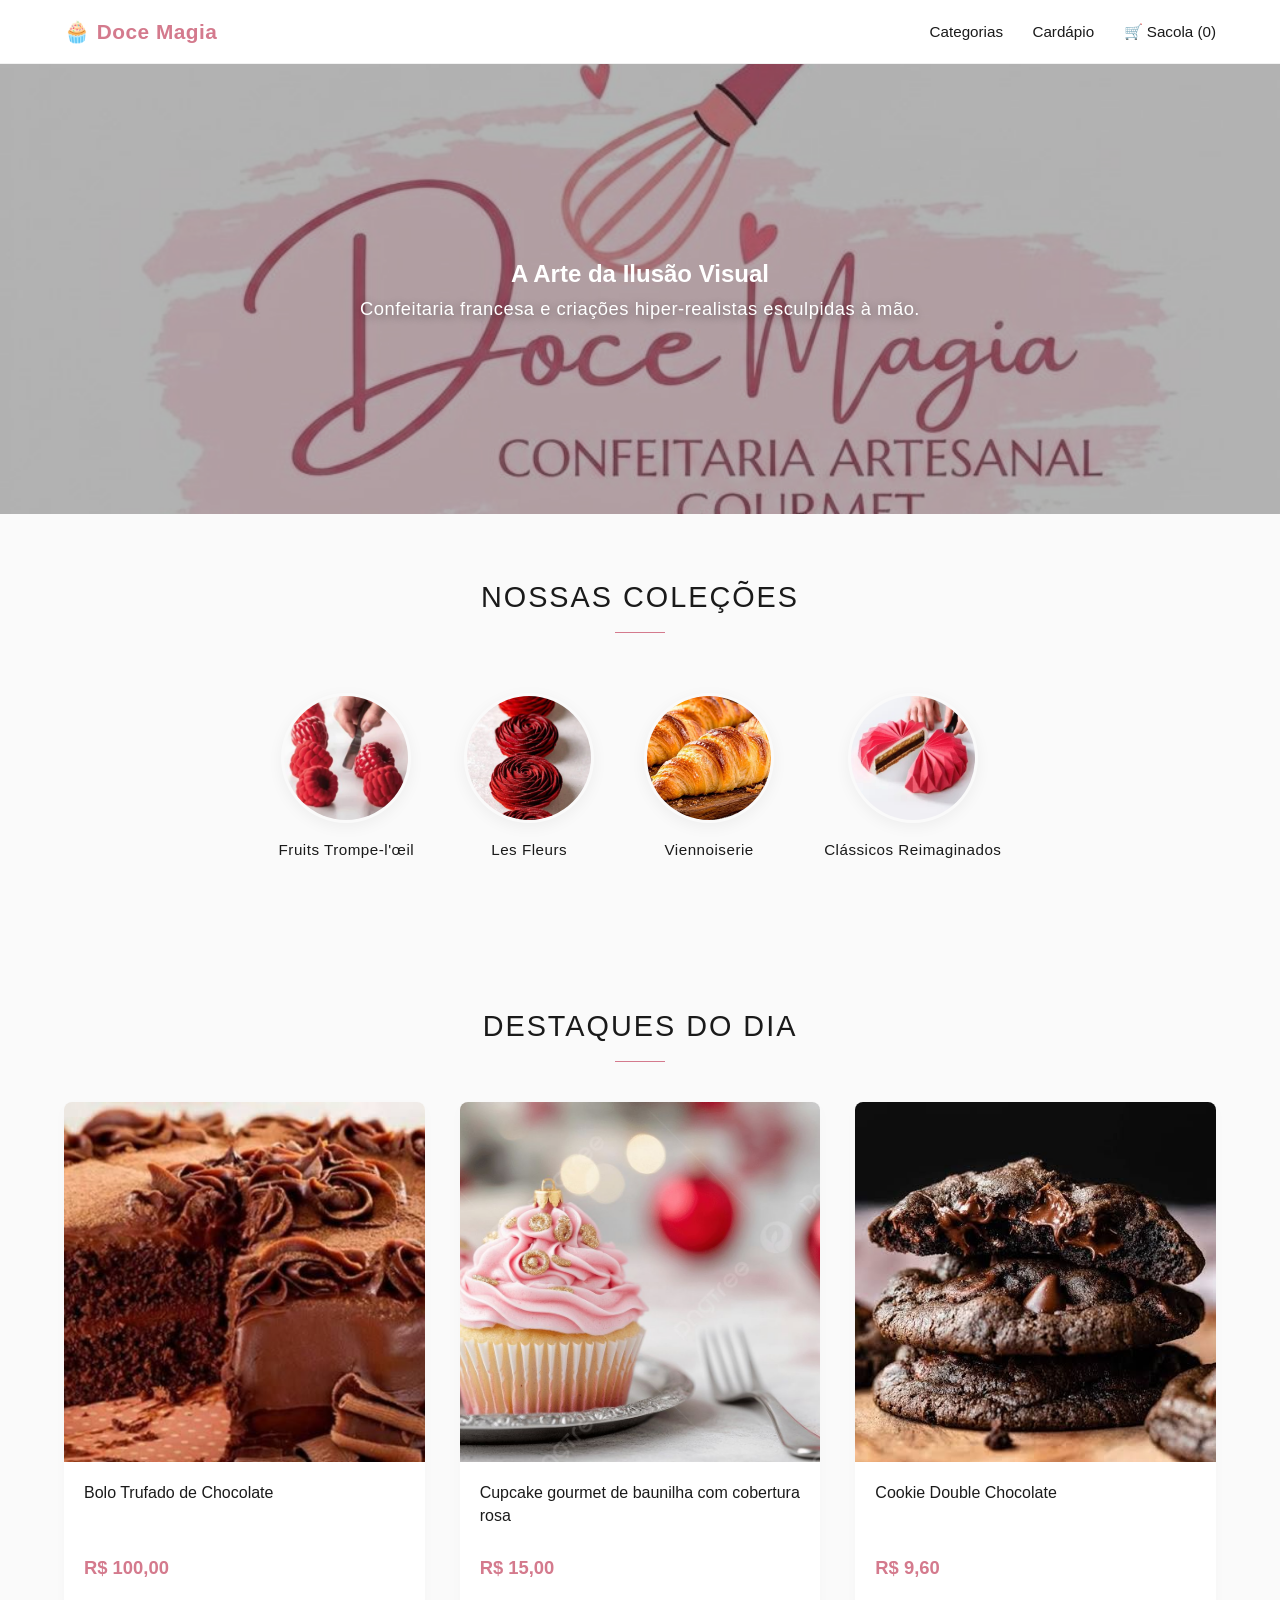
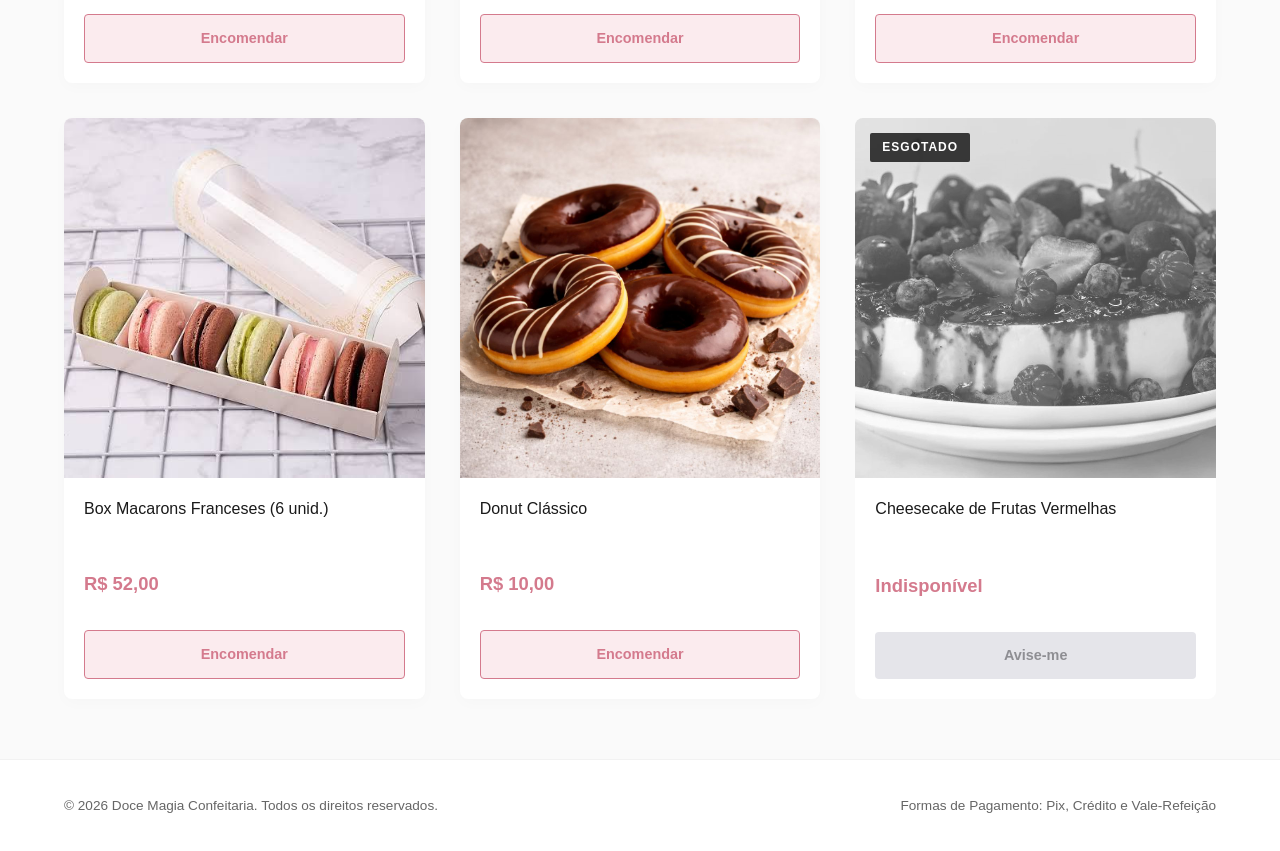
<file: index.html>
<!doctype html>
<html lang="pt-BR">
  <head>
    <meta charset="UTF-8">
    <meta name="viewport" content="width=device-width, initial-scale=1.0">
    <title>Doce Magia | Confeitaria Artesanal Gourmet</title>
    <link rel="stylesheet" href="style.css">
  </head>
  <body>
    <!-- 1. CABEÇALHO SEMÂNTICO -->
    <header class="main-header">
      <div class="container header-flex">
        <div class="logo">🧁 Doce Magia</div>
        <nav>
          <a href="#categorias">Categorias</a>
          <a href="#vitrine">Cardápio</a>
          <a href="#">🛒 Sacola (0)</a>
        </nav>
      </div>
    </header>

    <main>
      <!-- 2. BANNER PRINCIPAL RESPONSIVO VIA PICTURE -->
      <section class="hero">
        <picture>
          <!-- Foto ajustada para celular -->
          <source media="(max-width: 600px)" srcset="logo.jpg">
          <!-- Foto padrão para computador -->
          <img
            src="logo.jpg"
            alt="Mesa decorada cheia de docinhos gourmet variados e coloridos prontos para uma festa"
            width="1600"
            height="400"
          >
        </picture>
        <div class="hero-text">
          <h1>A Arte da Ilusão Visual</h1>
          <p>
            Confeitaria francesa e criações hiper-realistas esculpidas à mão.
          </p>
        </div>
      </section>

      <!-- 3. CATEGORIAS COM IMAGENS CIRCULARES -->
      <section id="categorias" class="container">
        <h2 class="section-title">Nossas Coleções</h2>
        <div class="categories-flex">
          <!-- Categoria 1 -->
          <a href="#" class="category-item">
            <div class="img-wrapper">
              <img
                src="hiper-realsta.jpg"
                alt="Categoria Les Fruits Trompe-l'œil frutas hiper-realistas"
                width="120"
                height="120"
              >
              <div class="desc-hover bg-fruits">
                <h3>Trompe-l'œil</h3>
                <p>
                  Frutas hiper-realista esculpidas com recheios surpreendentes.
                </p>
              </div>
            </div>
            <span>Fruits Trompe-l'œil</span>
          </a>

          <!-- Categoria 2 -->
          <a href="#" class="category-item">
            <div class="img-wrapper">
              <img
                src="flor.jpg"
                alt="Categoria Les Fleurs sobremesas em formato de flores esculpidas"
                width="120"
                height="120"
              >
              <div class="desc-hover bg-fleurs">
                <h3>Les Fleurs</h3>
                <p>Sobremesas em pétalas e formatos florais delicados.</p>
              </div>
            </div>
            <span>Les Fleurs</span>
          </a>

          <!-- Categoria 3 -->
          <a href="#" class="category-item">
            <div class="img-wrapper">
              <img
                src="croissants.jpg"
                alt="Categoria La Viennoiserie croissants e folhados dourados"
                width="120"
                height="120"
              >
              <div class="desc-hover bg-viennoiserie">
                <h3>Viennoiserie</h3>
                <p>Croissants e folhados dourados e crocantes.</p>
              </div>
            </div>
            <span>Viennoiserie</span>
          </a>

          <!-- Categoria 4 -->
          <a href="#" class="category-item">
            <div class="img-wrapper">
              <img
                src="geometricos.jpg"
                alt="Categoria Clássicos Reimaginados tortas geométricas e minimalistas"
                width="120"
                height="120"
              >
              <div class="desc-hover bg-classicos">
                <h3>Clássicos</h3>
                <p>Tortas geométricas e designs minimalistas.</p>
              </div>
            </div>
            <span>Clássicos Reimaginados</span>
          </a>
        </div>
      </section>

      <!-- 4 e 5. VITRINE EM GRID COM 6 PRODUTOS E 1 ESGOTADO -->
      <section id="vitrine" class="container">
        <h2 class="section-title">Destaques do Dia</h2>
        <div class="products-grid">
          <!-- Produto 1 -->
          <article class="product-card">
            <figure class="product-image">
              <span class="badge sale"></span>
              <img
                src="bolo2.jpg"
                alt="Bolo de chocolate trufado com cobertura brilhante e morangos frescos no topo"
                width="300"
                height="300"
                loading="lazy"
              >
            </figure>
            <div class="product-info">
              <h3>Bolo Trufado de Chocolate</h3>
              <p class="price">R$ 100,00</p>
              <a href="encomenda-bolo.html" class="btn-buy">Encomendar</a>
            </div>
          </article>

          <!-- Produto 2 -->
          <article class="product-card">
            <figure class="product-image">
              <img
                src="Cupcake.jpg"
                alt="Cupcake gourmet de baunilha com cobertura rosa delicada e granulados dourados"
                width="300"
                height="300"
                loading="lazy"
              >
            </figure>
            <div class="product-info">
              <h3>Cupcake gourmet de baunilha com cobertura rosa</h3>
              <p class="price">R$ 15,00</p>
              <a href="encomenda-cupcake.html" class="btn-buy">Encomendar</a>
            </div>
          </article>

          <!-- Produto 3 -->
          <article class="product-card">
            <figure class="product-image">
              <img
                src="cookie.jpg"
                alt="Cookies americanos caseiros com pedaços generosos de chocolate derretendo"
                width="300"
                height="300"
                loading="lazy"
              >
            </figure>
            <div class="product-info">
              <h3>Cookie Double Chocolate</h3>
              <p class="price">R$ 9,60</p>
              <a href="encomenda-cookie.html" class="btn-buy">Encomendar</a>
            </div>
          </article>

          <!-- Produto 4 -->
          <article class="product-card">
            <figure class="product-image">
              <img
                src="macarons.jpg"
                alt="Caixa com macarons franceses coloridos em tons pastel"
                width="300"
                height="300"
                loading="lazy"
              >
            </figure>
            <div class="product-info">
              <h3>Box Macarons Franceses (6 unid.)</h3>
              <p class="price">R$ 52,00</p>
              <a href="encomenda-macarons.html" class="btn-buy">Encomendar</a>
            </div>
          </article>

          <!-- Produto 5 -->
          <article class="product-card">
            <figure class="product-image">
              <img
                src="donut.jpg"
                alt="Donut artesanal com cobertura de glacê rosa e confeitos coloridos de festa"
                width="300"
                height="300"
                loading="lazy"
              >
            </figure>
            <div class="product-info">
              <h3>Donut Clássico</h3>
              <p class="price">R$ 10,00</p>
              <a href="encomenda-donut.html" class="btn-buy">Encomendar</a>
            </div>
          </article>

          <!-- REQUISITO 5: PRODUTO "ESGOTADO" COM FILTROS -->
          <article class="product-card product-sold-out">
            <figure class="product-image">
              <span class="badge-sold">ESGOTADO</span>
              <img
                src="frutas_vermelhas.jpg"
                alt="Fatia de Cheesecake de Frutas Vermelhas com calda brilhante escorrendo"
                width="300"
                height="300"
                loading="lazy"
              >
            </figure>
            <div class="product-info">
              <h3>Cheesecake de Frutas Vermelhas</h3>
              <p class="price">Indisponível</p>
              <a href="avise-me.html" class="btn-sold">Avise-me</a>
            </div>
          </article>
        </div>
      </section>
    </main>

    <!-- 6. RODAPÉ -->
    <footer class="main-footer">
      <div class="container footer-flex">
        <p>&copy; 2026 Doce Magia Confeitaria. Todos os direitos reservados.</p>
        <p>Formas de Pagamento: Pix, Crédito e Vale-Refeição</p>
      </div>
    </footer>
  </body>
</html>
</file>
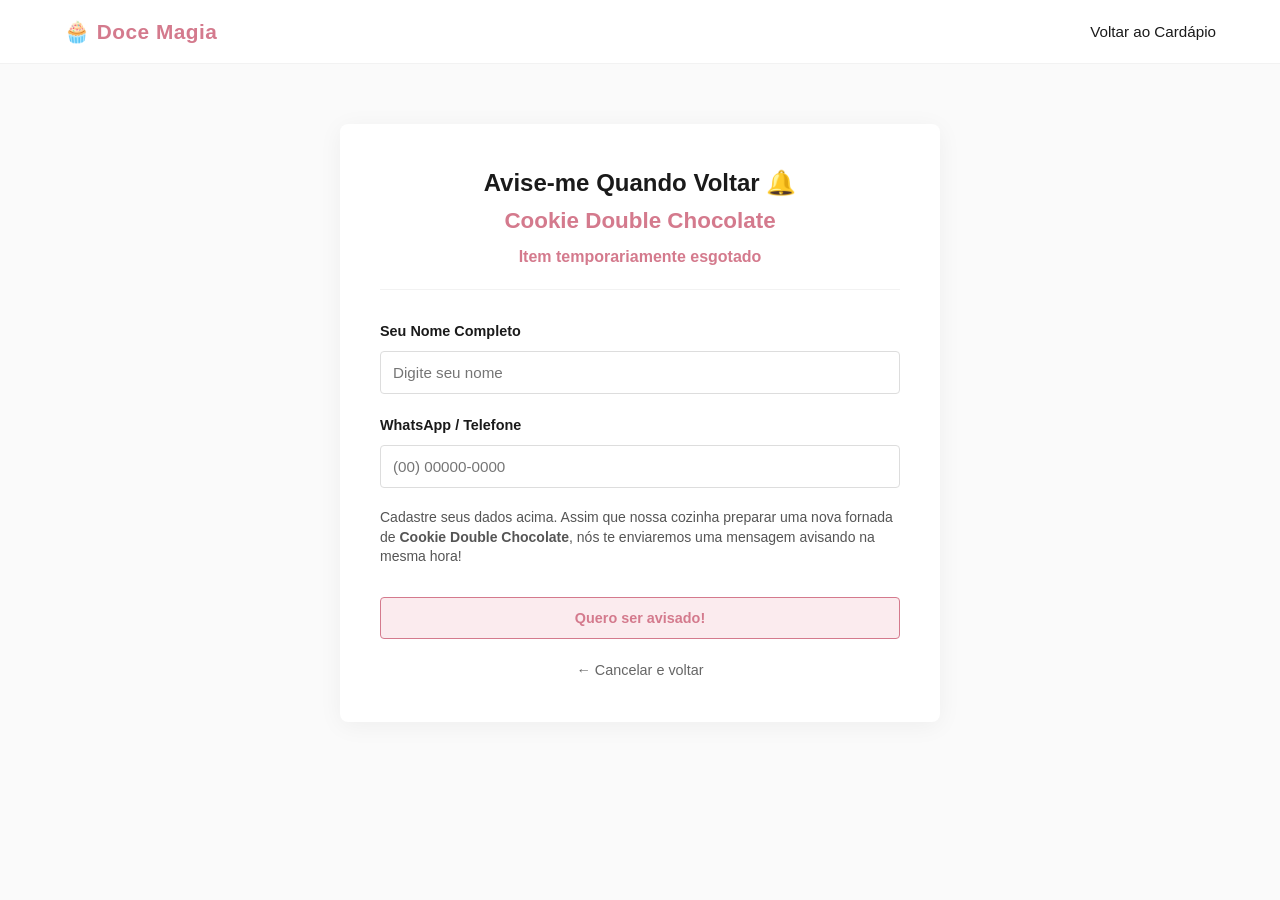
<file: avise-me.html>
<!doctype html>
<html lang="pt-BR">
  <head>
    <meta charset="UTF-8" />
    <meta name="viewport" content="width=device-width, initial-scale=1.0" />
    <title>Avise-me quando voltar | Doce Magia</title>
    <link rel="stylesheet" href="style.css" />
  </head>
  <body>
    <!-- CABEÇALHO (Mantendo a identidade do seu site) -->
    <header class="main-header">
      <div class="container header-flex">
        <div class="logo">🧁 Doce Magia</div>
        <nav>
          <a href="index.html">Voltar ao Cardápio</a>
        </nav>
      </div>
    </header>

    <main class="container">
      <div class="order-wrapper">
        <!-- RESUMO DO PRODUTO-->
        <div class="product-summary">
          <h2>Avise-me Quando Voltar 🔔</h2>
          <h3>Cookie Double Chocolate</h3>
          <p
            class="status-esgotado"
            style="color: #d47a8d; font-weight: bold; margin-top: 5px"
          >
            Item temporariamente esgotado
          </p>
        </div>

        <!-- AVISO -->
        <form id="form-aviso" action="#" method="POST">
          <div class="form-group">
            <label for="nome">Seu Nome Completo</label>
            <input
              type="text"
              id="nome"
              name="nome"
              placeholder="Digite seu nome"
              required
            />
          </div>
          <div class="form-group">
            <label for="whatsapp">WhatsApp / Telefone</label>
            <input
              type="tel"
              id="whatsapp"
              name="whatsapp"
              placeholder="(00) 00000-0000"
              required
            />
          </div>
          <!-- PARTE PRA AVISAR Q TA ESGOTADO-->
          <div class="form-group">
            <p style="font-size: 14px; color: #555; line-height: 1.4">
              Cadastre seus dados acima. Assim que nossa cozinha preparar uma
              nova fornada de <strong>Cookie Double Chocolate</strong>, nós te
              enviaremos uma mensagem avisando na mesma hora!
            </p>
          </div>
          <button type="submit" class="btn-buy btn-submit">
            Quero ser avisado!
          </button>
        </form>
        <a href="index.html" class="back-link">← Cancelar e voltar</a>
      </div>
    </main>

    <!-- DIV DO POP-UP (Inicia oculta) -->
    <div id="popup-confirmacao" class="popup-aviso">
      ✅ Pedido de aviso confirmado com sucesso!
    </div>

    <!-- POP-UP-->
    <script>
      document
        .getElementById("form-aviso")
        .addEventListener("submit", function (event) {
          event.preventDefault();

          const popup = document.getElementById("popup-confirmacao");
          // FAZ APARECER
          popup.classList.add("mostrar");

          // LIMPA AS COISAS APOS O INVIO
          this.reset();

          // REMOVE O NEGOCIO DA TELA
          setTimeout(function () {
            popup.classList.remove("mostrar");
          }, 4000);
        });
    </script>
  </body>
</html>
</file>
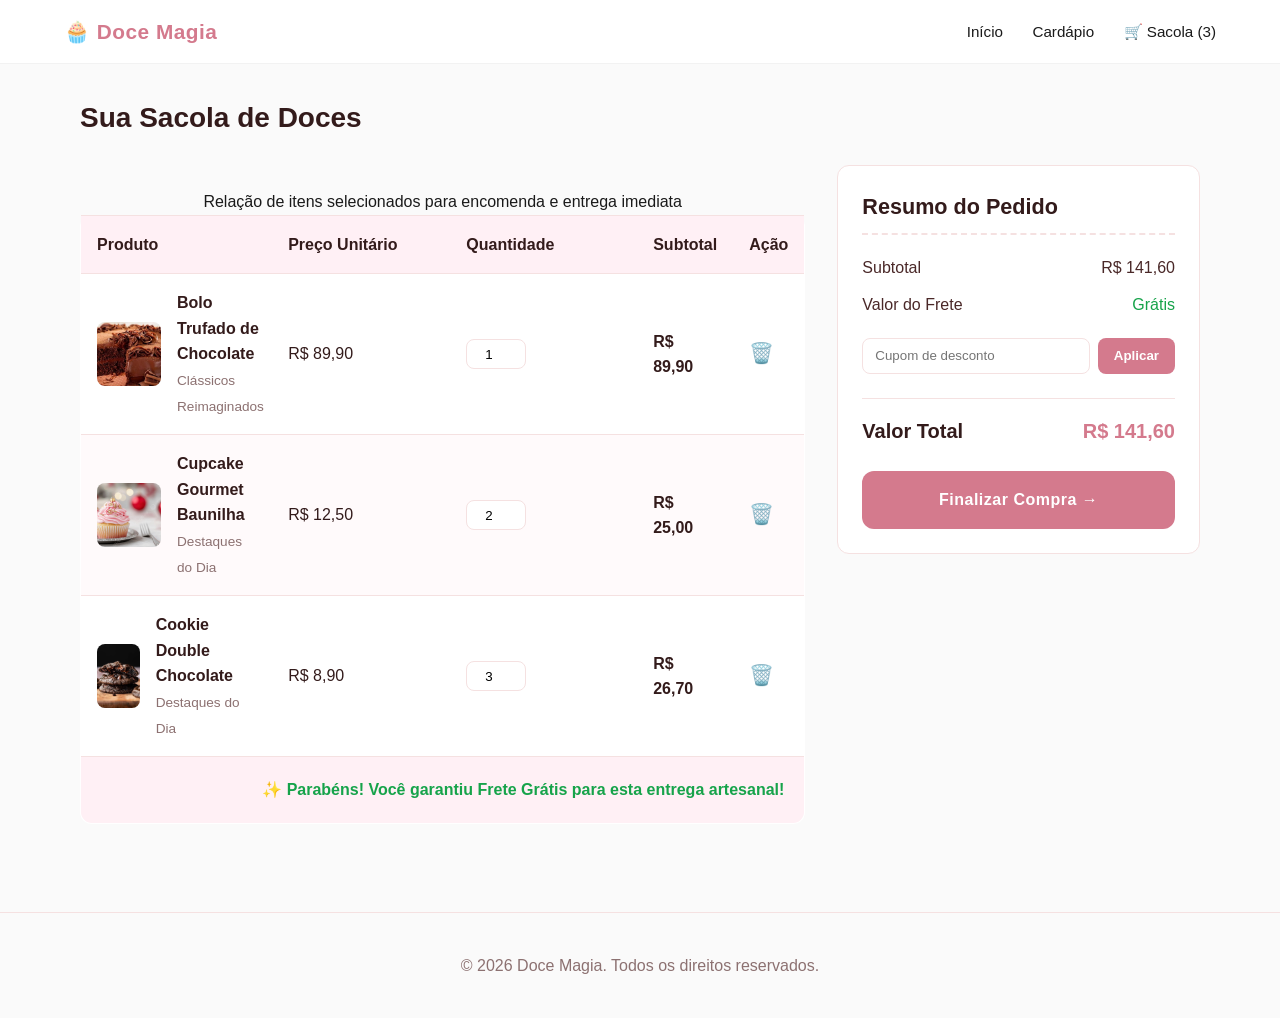
<file: carrinho.html>
<!DOCTYPE html>
<html lang="pt-BR">
<head>
    <meta charset="UTF-8" />
    <meta name="viewport" content="width=device-width, initial-scale=1.0" />
    <title>Sua Sacola de Compras | Doce Magia</title>
    <link rel="stylesheet" href="style.css" />
</head>
<body>

    <!-- CABEÇALHO SEMÂNTICO (Identidade Visual Integrada) -->
    <header class="main-header">
      <div class="container header-flex">
        <div class="logo">🧁 Doce Magia</div>
        <nav>
          <a href="index.html">Início</a>
          <a href="index.html#vitrine">Cardápio</a>
          <a href="carrinho.html">🛒 Sacola (3)</a>
        </nav>
      </div>
    </header>

    <main class="container" style="max-width: 1200px; margin: 2rem auto; padding: 0 1rem;">
        
        <h1 style="font-size: 1.75rem; color: #331b1b; margin-bottom: 1.5rem;">Sua Sacola de Doces</h1>

        <!-- LAYOUT DE DUAS COLUNASL -->
        <div class="cart-layout" style="display: grid; grid-template-columns: repeat(auto-fit, minmax(320px, 1fr)); gap: 2rem; align-items: start;">
            
            <!-- COLUNA DA ESQUERDA -->
            <div style="overflow-x: auto; flex: 2; min-width: 60%;">
                <table style="width: 100%; border-collapse: collapse; background-color: #fff; border-radius: 12px; overflow: hidden; border: 1px solid #f5e1e1;">
                    <caption>Relação de itens selecionados para encomenda e entrega imediata</caption>
                    
                    <thead>
                        <tr style="background-color: #fff0f5;">
                            <th scope="col" style="padding: 1rem; text-align: left; color: #331b1b;">Produto</th>
                            <th scope="col" style="padding: 1rem; text-align: left; color: #331b1b;">Preço Unitário</th>
                            <th scope="col" style="padding: 1rem; text-align: left; color: #331b1b;">Quantidade</th>
                            <th scope="col" style="padding: 1rem; text-align: left; color: #331b1b;">Subtotal</th>
                            <th scope="col" style="padding: 1rem; text-align: left; color: #331b1b;">Ação</th>
                        </tr>
                    </thead>
                    
                    <tbody>
                        <!-- Item 1: Bolo -->
                        <tr style="border-bottom: 1px solid #f5e1e1;">
                            <td style="padding: 1rem;">
                                <div style="display: flex; align-items: center; gap: 1rem;">
                                    <!-- Miniatura quadrada 64x64 com object-fit exigido -->
                                    <img src="bolo2.jpg" alt="Bolo Trufado de Chocolate" style="width: 64px; height: 64px; object-fit: cover; border-radius: 8px;" />
                                    <div>
                                        <strong style="color: #331b1b; display: block;">Bolo Trufado de Chocolate</strong>
                                        <span style="font-size: 0.85rem; color: #8c7171;">Clássicos Reimaginados</span>
                                    </div>
                                </div>
                            </td>
                            <td style="padding: 1rem; color: #331b1b;">R$ 89,90</td>
                            <td style="padding: 1rem;"><input type="number" min="1" value="1" style="width: 60px; padding: 0.4rem; border: 1px solid #f5e1e1; border-radius: 8px; text-align: center;" /></td>
                            <td style="padding: 1rem; color: #331b1b; font-weight: 600;">R$ 89,90</td>
                            <td style="padding: 1rem;"><button type="button" aria-label="Remover item" style="background: none; border: none; color: #dc2626; cursor: pointer; font-size: 1.25rem;">🗑️</button></td>
                        </tr>

                        <!-- Item 2: Cupcake -->
                        <tr style="border-bottom: 1px solid #f5e1e1; background-color: #fffafb;">
                            <td style="padding: 1rem;">
                                <div style="display: flex; align-items: center; gap: 1rem;">
                                    <img src="Cupcake.jpg" alt="Cupcake Gourmet de Baunilha" style="width: 64px; height: 64px; object-fit: cover; border-radius: 8px;" />
                                    <div>
                                        <strong style="color: #331b1b; display: block;">Cupcake Gourmet Baunilha</strong>
                                        <span style="font-size: 0.85rem; color: #8c7171;">Destaques do Dia</span>
                                    </div>
                                </div>
                            </td>
                            <td style="padding: 1rem; color: #331b1b;">R$ 12,50</td>
                            <td style="padding: 1rem;"><input type="number" min="1" value="2" style="width: 60px; padding: 0.4rem; border: 1px solid #f5e1e1; border-radius: 8px; text-align: center;" /></td>
                            <td style="padding: 1rem; color: #331b1b; font-weight: 600;">R$ 25,00</td>
                            <td style="padding: 1rem;"><button type="button" aria-label="Remover item" style="background: none; border: none; color: #dc2626; cursor: pointer; font-size: 1.25rem;">🗑️</button></td>
                        </tr>

                        <!-- Item 3: Cookie -->
                        <tr style="border-bottom: 1px solid #f5e1e1;">
                            <td style="padding: 1rem;">
                                <div style="display: flex; align-items: center; gap: 1rem;">
                                    <img src="cookie.jpg" alt="Cookie Double Chocolate" style="width: 64px; height: 64px; object-fit: cover; border-radius: 8px;" />
                                    <div>
                                        <strong style="color: #331b1b; display: block;">Cookie Double Chocolate</strong>
                                        <span style="font-size: 0.85rem; color: #8c7171;">Destaques do Dia</span>
                                    </div>
                                </div>
                            </td>
                            <td style="padding: 1rem; color: #331b1b;">R$ 8,90</td>
                            <td style="padding: 1rem;"><input type="number" min="1" value="3" style="width: 60px; padding: 0.4rem; border: 1px solid #f5e1e1; border-radius: 8px; text-align: center;" /></td>
                            <td style="padding: 1rem; color: #331b1b; font-weight: 600;">R$ 26,70</td>
                            <td style="padding: 1rem;"><button type="button" aria-label="Remover item" style="background: none; border: none; color: #dc2626; cursor: pointer; font-size: 1.25rem;">🗑️</button></td>
                        </tr>
                    </tbody>
                    
                    <tfoot>
                        <tr>
                            <!-- Requisito: Uso do colspan no tfoot -->
                            <td colspan="5" style="padding: 1.25rem; text-align: right; color: #16a34a; font-weight: 600; background-color: #fff0f5;">
                                ✨ Parabéns! Você garantiu <strong>Frete Grátis</strong> para esta entrega artesanal!
                            </td>
                        </tr>
                    </tfoot>
                </table>
            </div>

            <!-- COLUNA DA DIREITA -->
            <aside class="order-summary" style="background-color: #fff; padding: 1.5rem; border-radius: 12px; border: 1px solid #f5e1e1; min-width: 300px;">
                <h2 style="font-size: 1.35rem; color: #331b1b; margin-bottom: 1.25rem; border-bottom: 2px dashed #f5e1e1; padding-bottom: 0.5rem;">Resumo do Pedido</h2>
                
                <div style="display: flex; justify-content: space-between; margin-bottom: 0.75rem; color: #4a2828;">
                    <span>Subtotal</span>
                    <span>R$ 141,60</span>
                </div>
                
                <div style="display: flex; justify-content: space-between; margin-bottom: 1.25rem; color: #4a2828;">
                    <span>Valor do Frete</span>
                    <span style="color: #16a34a; font-weight: 500;">Grátis</span>
                </div>
                
                <!-- Campo Cupom de Desconto -->
                <div style="display: flex; gap: 0.5rem; margin-bottom: 1.5rem;">
                    <input type="text" placeholder="Cupom de desconto" aria-label="Cupom de desconto" style="flex: 1; padding: 0.6rem 0.75rem; border: 1px solid #f5e1e1; border-radius: 8px; outline: none;" />
                    <button type="button" style="background-color: #d47a8d; color: white; border: none; padding: 0.6rem 1rem; border-radius: 8px; font-weight: 600; cursor: pointer;">Aplicar</button>
                </div>
                
                <div style="display: flex; justify-content: space-between; margin-bottom: 1.5rem; font-size: 1.25rem; font-weight: 700; color: #331b1b; border-top: 1px solid #f5e1e1; padding-top: 1rem;">
                    <span>Valor Total</span>
                    <span style="color: #d47a8d;">R$ 141,60</span>
                </div>
                
                <!-- BOTÃO FINAL DE CADASTRO -->
                <a href="cadastro.html" class="btn-checkout" style="display: block; text-align: center; background-color: #d47a8d; color: white; padding: 1rem; border-radius: 12px; text-decoration: none; font-weight: 700; letter-spacing: 0.5px; transition: background-color 0.2s;">Finalizar Compra →</a>
            </aside>

        </div>

    </main>

    <footer style="text-align: center; padding: 2.5rem; margin-top: 4rem; border-top: 1px solid #f5e1e1; color: #8c7171;">
        <p>&copy; 2026 Doce Magia. Todos os direitos reservados.</p>
    </footer>

</body>
</html>
</file>
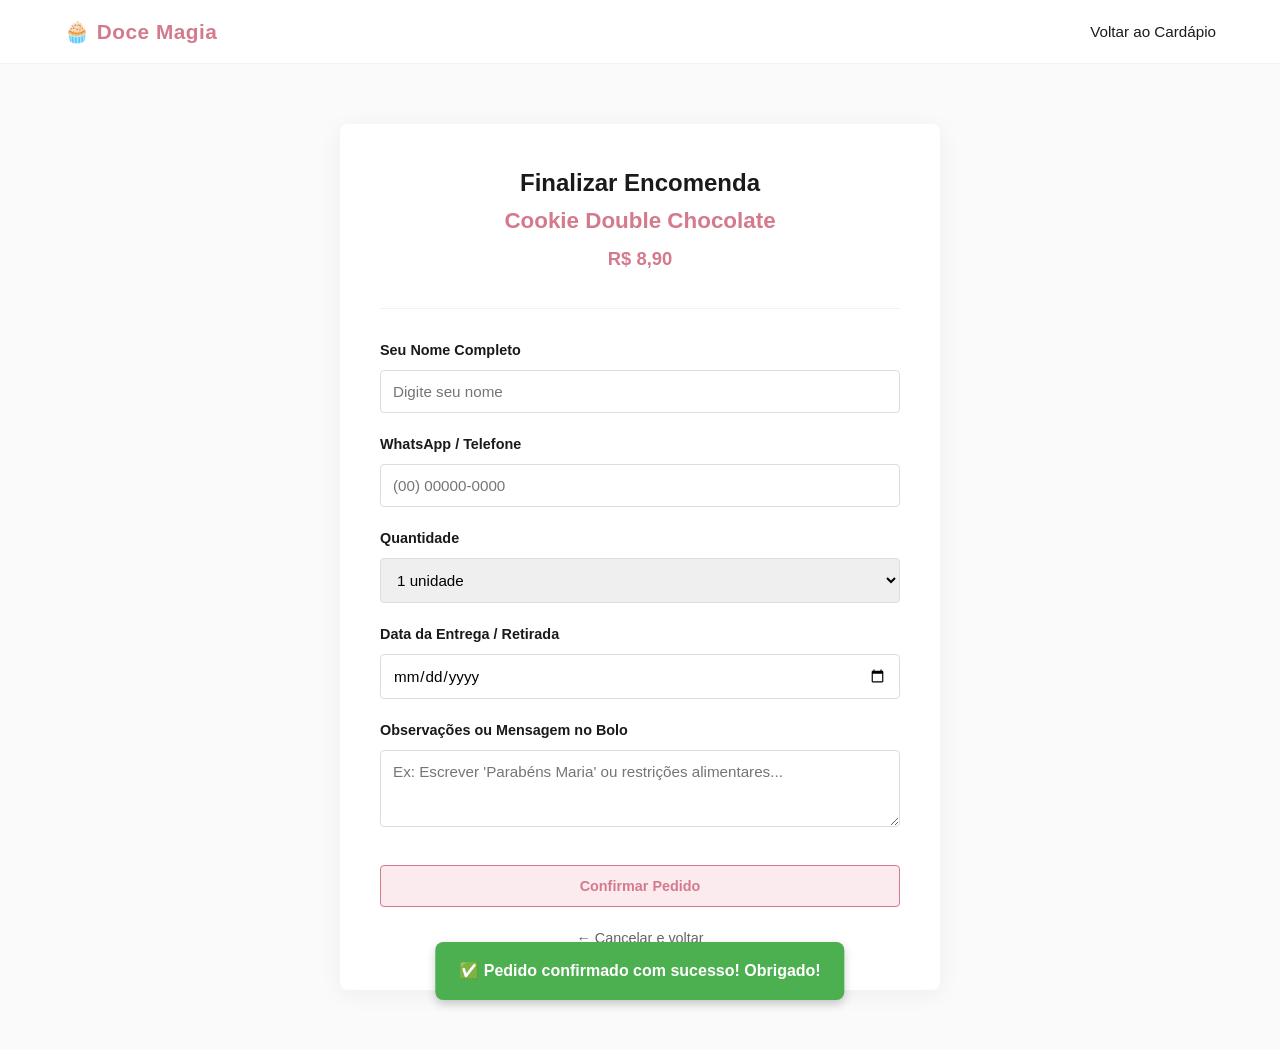
<file: ecomenda-donut.html>
<!doctype html>
<html lang="pt-BR">
  <head>
    <meta charset="UTF-8" />
    <meta name="viewport" content="width=device-width, initial-scale=1.0" />
    <title>Encomendar Bolo Trufado de Chocolate | Doce Magia</title>
    <link rel="stylesheet" href="style.css" />
  </head>
  <body>
    <!-- CABEÇALHO  -->
    <header class="main-header">
      <div class="container header-flex">
        <div class="logo">🧁 Doce Magia</div>
        <nav>
          <a href="index.html">Voltar ao Cardápio</a>
        </nav>
      </div>
    </header>

    <main class="container">
      <div class="order-wrapper">
        <!-- Resumo do Produto Selecionado -->
        <div class="product-summary">
          <h2>Finalizar Encomenda</h2>
          <h3>Cookie Double Chocolate</h3>
          <p class="price">R$ 8,90</p>
        </div>

        <!-- Formulário de Pedido -->
        <form action="#" method="POST">
          <div class="form-group">
            <label for="nome">Seu Nome Completo</label>
            <input
              type="text"
              id="nome"
              name="nome"
              placeholder="Digite seu nome"
              required
            />
          </div>

          <div class="form-group">
            <label for="whatsapp">WhatsApp / Telefone</label>
            <input
              type="tel"
              id="whatsapp"
              name="whatsapp"
              placeholder="(00) 00000-0000"
              required
            />
          </div>

          <div class="form-group">
            <label for="quantidade">Quantidade</label>
            <select id="quantidade" name="quantidade">
              <option value="1">1 unidade</option>
              <option value="2">2 unidades</option>
              <option value="3">3 unidades</option>
              <option value="4">4 ou mais</option>
            </select>
          </div>

          <div class="form-group">
            <label for="data">Data da Entrega / Retirada</label>
            <input type="date" id="data" name="data" required />
          </div>

          <div class="form-group">
            <label for="observacoes">Observações ou Mensagem no Bolo</label>
            <textarea
              id="observacoes"
              name="observacoes"
              rows="3"
              placeholder="Ex: Escrever 'Parabéns Maria' ou restrições alimentares..."
            ></textarea>
          </div>

          <!-- BOTÃO DE CONFIRMAÇÃO -->
          <button type="submit" class="btn-buy btn-submit">
            Confirmar Pedido
          </button>
        </form>

        <a href="index.html" class="back-link">← Cancelar e voltar</a>
      </div>
    </main>

    <!-- ESTRUTURA DO POP-UP -->
    <div id="popup-confirmacao" class="popup-aviso">
      ✅ Pedido confirmado com sucesso! Obrigado!
    </div>

    <!-- POP-UP -->
    <script>
      document
        .getElementById("form-encomenda")
        .addEventListener("submit", function (event) {
          event.preventDefault();
          const popup = document.getElementById("popup-confirmacao");
          popup.classList.add("mostrar");
          this.reset();
          setTimeout(function () {
            popup.classList.remove("mostrar");
          }, 4000);
        });
    </script>
  </body>
</html>
</file>
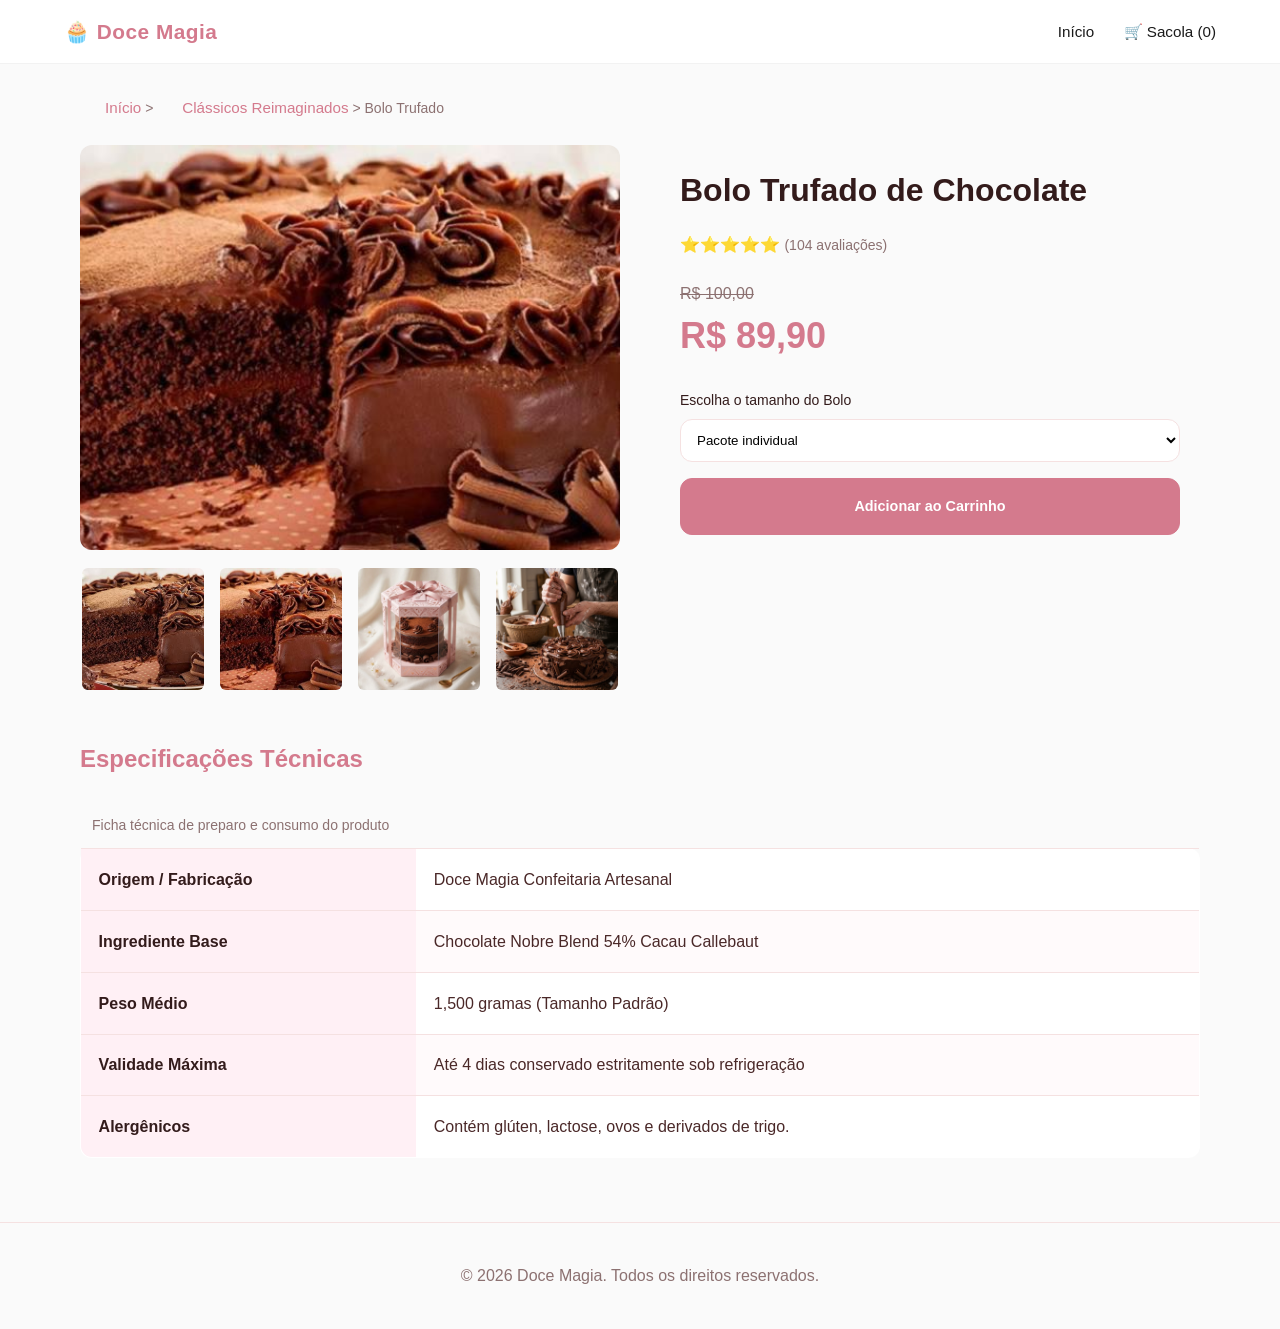
<file: encomenda-bolo.html>
<!DOCTYPE html>
<html lang="pt-BR">
<head>
    <meta charset="UTF-8" />
    <meta name="viewport" content="width=device-width, initial-scale=1.0" />
    <title>Bolo Trufado de Chocolate | Doce Magia</title>
    <link rel="stylesheet" href="style.css" />
</head>
<body>

    <!-- CABEÇALHO SEMÂNTICO -->
    <header class="main-header">
      <div class="container header-flex">
        <div class="logo">🧁 Doce Magia</div>
        <nav>
          <a href="index.html">Início</a>
          <a href="carrinho.html">🛒 Sacola (0)</a>
        </nav>
      </div>
    </header>

    <main class="container" style="max-width: 1200px; margin: 2rem auto; padding: 0 1rem;">
        
        <!-- NAVEGAÇÃO -->
        <nav class="breadcrumb" style="margin-bottom: 1.5rem; color: #8c7171; font-size: 0.875rem;">
            <a href="index.html" style="color: #d47a8d; text-decoration: none;">Início</a> &gt; 
            <a href="index.html#categorias" style="color: #d47a8d; text-decoration: none;">Clássicos Reimaginados</a> &gt; 
            Bolo Trufado
        </nav>

        <!-- REQUISITO 1 -->
        <div class="product-layout" style="display: grid; grid-template-columns: repeat(auto-fit, minmax(350px, 1fr)); gap: 2.5rem; margin-bottom: 3rem;">
            
            <!-- COLUNA DA ESQUERDA: GALERIA DE IMAGENS -->
            <div class="gallery-container" style="display: flex; flex-direction: column; gap: 1rem;">
                <!-- Foto principal com aspect-ratio e object-fit exigidos -->
                <img src="bolo2.jpg" alt="Bolo de chocolate trufado com cobertura brilhante" class="main-image" style="width: 100%; aspect-ratio: 4 / 3; object-fit: cover; border-radius: 12px;" />
                
                <!-- FOTOS PEQUENAS -->
                <div class="thumbnails" style="display: grid; grid-template-columns: repeat(4, 1fr); gap: 0.75rem;">
                    <img src="bolo_de_cima.jpg" alt="Vista frontal do Cookie" />
                    <img src="bolo2.jpg" alt="Detalhe do corte interno" />
                    <img src="embalagen_bolo.jpg" alt="Embalagem decorada Doce Magia" />
                    <img src="cobertura_artesanal_bolo.jpg" alt="Detalhes da cobertura artesanal" />
                </div>
            </div>

            <!-- COLUNA DA DIREITA: INFORMAÇÕES DE COMPRA -->
            <div class="product-info" style="display: flex; flex-direction: column; gap: 1rem;">
                <h1 style="font-size: 2rem; color: #331b1b;">Bolo Trufado de Chocolate</h1>
                
                <!-- AVALIAÇÃO -->
                <div class="rating" style="color: #f59e0b;">⭐⭐⭐⭐⭐ <span style="color: #8c7171; font-size: 0.875rem;">(104 avaliações)</span></div>
                
                <!-- PREÇO ANTIGO E NOVO -->
                <div class="price-box" style="margin: 0.5rem 0;">
                    <span class="old-price" style="color: #8c7171; text-decoration: line-through; font-size: 1rem;">R$ 100,00</span>
                    <div class="current-price" style="color: #d47a8d; font-size: 2.25rem; font-weight: 700;">R$ 89,90</div>
                </div>

                <!-- OPÇOES -->
                <div class="options-group" style="display: flex; flex-direction: column; gap: 0.5rem;">
                    <label for="size-select" style="font-size: 0.875rem; font-weight: 500; color: #331b1b;">Escolha o tamanho do Bolo</label>
                    <select id="size-select" class="options-select" style="width: 100%; padding: 0.75rem; border: 1px solid #f5e1e1; border-radius: 12px; background-color: #fff;">
                        <option value="p">Pacote individual </option>
                        <option value="m">Tamanho Família (Serve 12 pesosas ) R$ 50,00</option>
                        <option value="g">Grande Celebração (Serve 24 pessoas) R$  130,00</option>
                    </select>
                </div>

                <!-- LINK DE DIRECIONANDO PARA O CARRINHO -->
                <a href="carrinho.html" class="btn-buy" style="display: inline-block; text-align: center; background-color: #d47a8d; color: white; padding: 1rem 2rem; border-radius: 12px; text-decoration: none; font-weight: 600;">Adicionar ao Carrinho</a>
            </div>

        </div>

        <!-- REQUISITO 2 -->
        <h2 style="font-size: 1.5rem; margin-bottom: 1rem; color: #d47a8d;">Especificações Técnicas</h2>
        <table style="width: 100%; border-collapse: collapse; background-color: #fff; border-radius: 12px; overflow: hidden; border: 1px solid #f5e1e1;">
            <caption style="padding: 0.75rem; font-size: 0.875rem; color: #8c7171; text-align: left;">Ficha técnica de preparo e consumo do produto</caption>
            <tbody>
                <tr>
                    <th scope="row">Origem / Fabricação</th>
                    <td>Doce Magia Confeitaria Artesanal</td>
                </tr>
                <tr>
                    <th scope="row">Ingrediente Base</th>
                    <td>Chocolate Nobre Blend 54% Cacau Callebaut</td>
                </tr>
                <tr>
                    <th scope="row">Peso Médio</th>
                    <td>1,500 gramas (Tamanho Padrão)</td>
                </tr>
                <tr>
                    <th scope="row">Validade Máxima</th>
                    <td>Até 4 dias conservado estritamente sob refrigeração</td>
                </tr>
                <tr>
                    <th scope="row">Alergênicos</th>
                    <td>Contém glúten, lactose, ovos e derivados de trigo.</td>
                </tr>
            </tbody>
        </table>

    </main>

    <footer style="text-align: center; padding: 2.5rem; margin-top: 4rem; border-top: 1px solid #f5e1e1; color: #8c7171;">
        <p>&copy; 2026 Doce Magia. Todos os direitos reservados.</p>
    </footer>

</body>
</html>
</file>
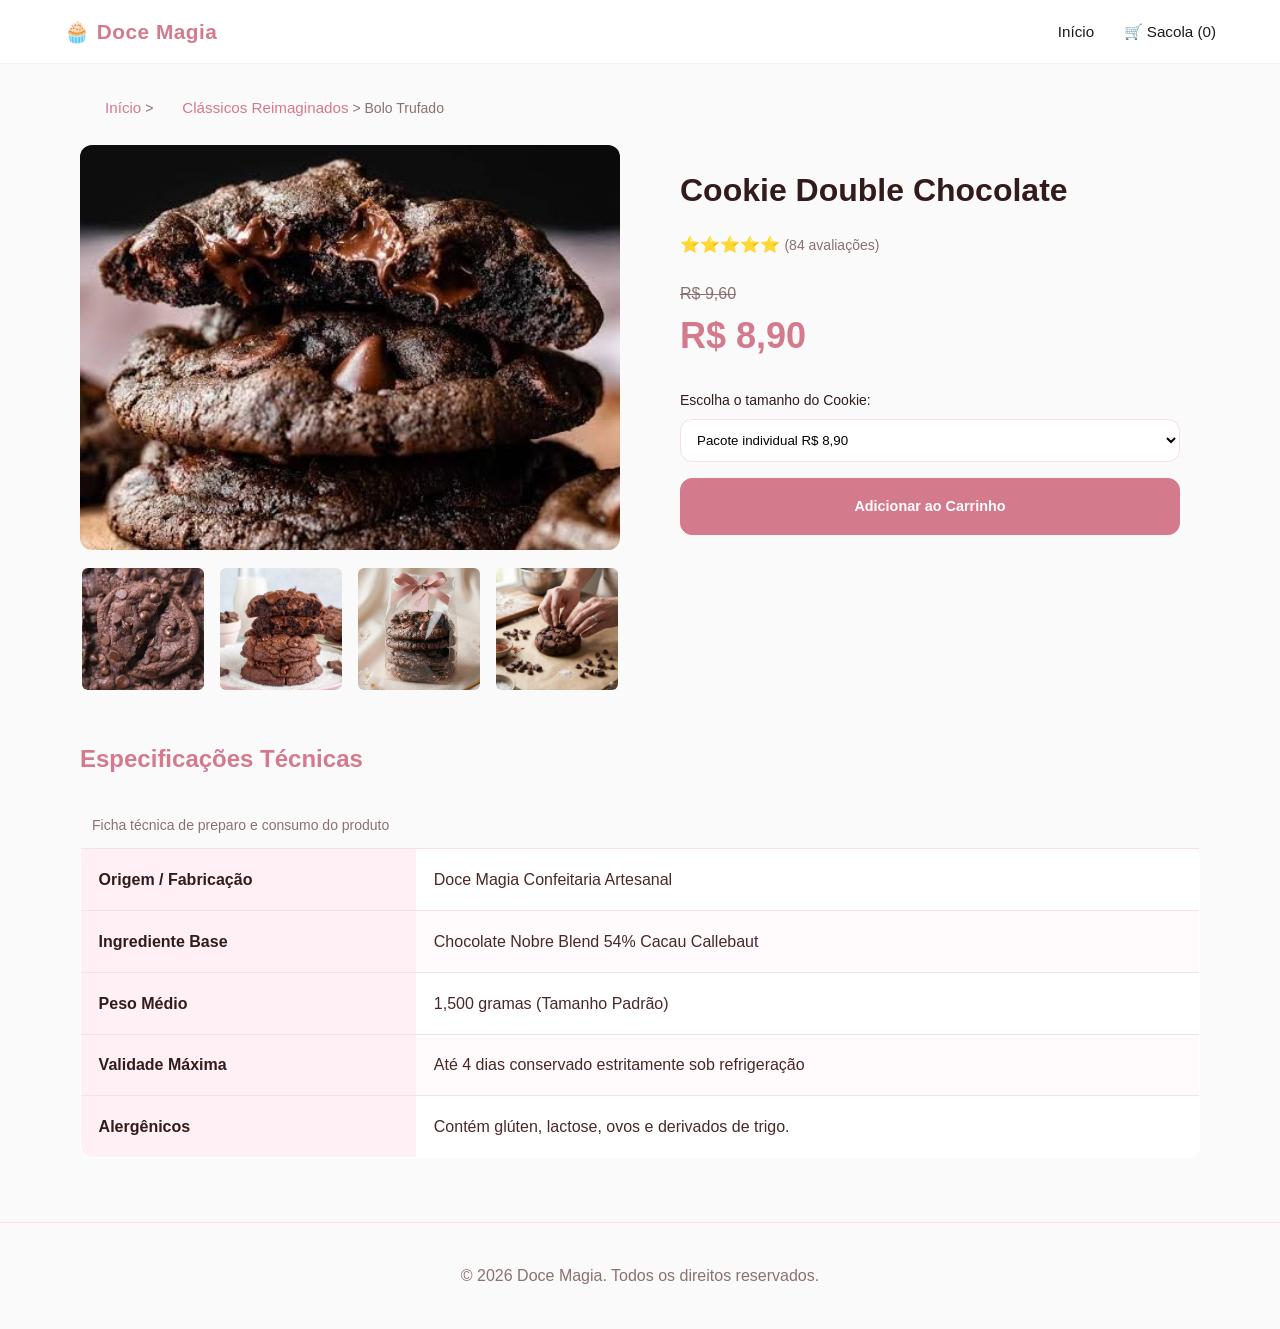
<file: encomenda-cookie.html>
<!DOCTYPE html>
<html lang="pt-BR">
<head>
    <meta charset="UTF-8" />
    <meta name="viewport" content="width=device-width, initial-scale=1.0" />
    <title>Bolo Trufado de Chocolate | Doce Magia</title>
    <link rel="stylesheet" href="style.css" />
</head>
<body>

    <!-- CABEÇALHO SEMÂNTICO -->
    <header class="main-header">
      <div class="container header-flex">
        <div class="logo">🧁 Doce Magia</div>
        <nav>
          <a href="index.html">Início</a>
          <a href="carrinho.html">🛒 Sacola (0)</a>
        </nav>
      </div>
    </header>

    <main class="container" style="max-width: 1200px; margin: 2rem auto; padding: 0 1rem;">
        
        <!-- NAVEGAÇÃO -->
        <nav class="breadcrumb" style="margin-bottom: 1.5rem; color: #8c7171; font-size: 0.875rem;">
            <a href="index.html" style="color: #d47a8d; text-decoration: none;">Início</a> &gt; 
            <a href="index.html#categorias" style="color: #d47a8d; text-decoration: none;">Clássicos Reimaginados</a> &gt; 
            Bolo Trufado
        </nav>

        <!-- REQUISITO 1: LAYOUT DE DUAS COLUNAS (GRID/FLEX) -->
        <div class="product-layout" style="display: grid; grid-template-columns: repeat(auto-fit, minmax(350px, 1fr)); gap: 2.5rem; margin-bottom: 3rem;">
            
            <!-- COLUNA DA ESQUERDA: GALERIA DE IMAGENS -->
            <div class="gallery-container" style="display: flex; flex-direction: column; gap: 1rem;">
                <!-- Foto principal com aspect-ratio e object-fit exigidos -->
                <img src="cookie.jpg" alt="Bolo de chocolate trufado com cobertura brilhante" class="main-image" style="width: 100%; aspect-ratio: 4 / 3; object-fit: cover; border-radius: 12px;" />
                
                <!-- Miniaturas (Thumbnails) com efeito hover gerenciado pelo CSS -->
                <div class="thumbnails" style="display: grid; grid-template-columns: repeat(4, 1fr); gap: 0.75rem;">
                    <img src="imagem frontal Cookie Double Chocolate.jpg" alt="Vista frontal do Cookie" />
                    <img src="corte interno cookie.jpg" alt="Detalhe do corte interno" />
                    <img src="embalagen_cookie.jpg" alt="Embalagem decorada Doce Magia" />
                    <img src="artesanal_cookie.jpg" alt="Detalhes da cobertura artesanal" />
                </div>
            </div>

            <!-- COLUNA DA DIREITA: INFORMAÇÕES DE COMPRA -->
            <div class="product-info" style="display: flex; flex-direction: column; gap: 1rem;">
                <h1 style="font-size: 2rem; color: #331b1b;">Cookie Double Chocolate</h1>
                
                <!-- Avaliação em estrelas -->
                <div class="rating" style="color: #f59e0b;">⭐⭐⭐⭐⭐ <span style="color: #8c7171; font-size: 0.875rem;">(84 avaliações)</span></div>
                
                <!-- Preço antigo e atual -->
                <div class="price-box" style="margin: 0.5rem 0;">
                    <span class="old-price" style="color: #8c7171; text-decoration: line-through; font-size: 1rem;">R$ 9,60</span>
                    <div class="current-price" style="color: #d47a8d; font-size: 2.25rem; font-weight: 700;">R$ 8,90</div>
                </div>

                <!-- Seletor de opções usando <select> -->
                <div class="options-group" style="display: flex; flex-direction: column; gap: 0.5rem;">
                    <label for="size-select" style="font-size: 0.875rem; font-weight: 500; color: #331b1b;">Escolha o tamanho do Cookie:</label>
                    <select id="size-select" class="options-select" style="width: 100%; padding: 0.75rem; border: 1px solid #f5e1e1; border-radius: 12px; background-color: #fff;">
                        <option value="p">Pacote individual R$ 8,90 </option>
                        <option value="m">Tamanho Família (Serve 12 pesosas ) R$ 91,00</option>
                        <option value="g">Grande Celebração (Serve 24 pessoas) R$ 181,00</option>
                    </select>
                </div>

                <!-- LINK OBRIGATÓRIO DIRECIONANDO PARA O CARRINHO -->
                <a href="carrinho.html" class="btn-buy" style="display: inline-block; text-align: center; background-color: #d47a8d; color: white; padding: 1rem 2rem; border-radius: 12px; text-decoration: none; font-weight: 600;">Adicionar ao Carrinho</a>
            </div>

        </div>

        <!-- REQUISITO 2: TABELA DE ESPECIFICAÇÕES TÉCNICAS REQUISITADA -->
        <h2 style="font-size: 1.5rem; margin-bottom: 1rem; color: #d47a8d;">Especificações Técnicas</h2>
        <table style="width: 100%; border-collapse: collapse; background-color: #fff; border-radius: 12px; overflow: hidden; border: 1px solid #f5e1e1;">
            <caption style="padding: 0.75rem; font-size: 0.875rem; color: #8c7171; text-align: left;">Ficha técnica de preparo e consumo do produto</caption>
            <tbody>
                <tr>
                    <th scope="row">Origem / Fabricação</th>
                    <td>Doce Magia Confeitaria Artesanal</td>
                </tr>
                <tr>
                    <th scope="row">Ingrediente Base</th>
                    <td>Chocolate Nobre Blend 54% Cacau Callebaut</td>
                </tr>
                <tr>
                    <th scope="row">Peso Médio</th>
                    <td>1,500 gramas (Tamanho Padrão)</td>
                </tr>
                <tr>
                    <th scope="row">Validade Máxima</th>
                    <td>Até 4 dias conservado estritamente sob refrigeração</td>
                </tr>
                <tr>
                    <th scope="row">Alergênicos</th>
                    <td>Contém glúten, lactose, ovos e derivados de trigo.</td>
                </tr>
            </tbody>
        </table>

    </main>

    <footer style="text-align: center; padding: 2.5rem; margin-top: 4rem; border-top: 1px solid #f5e1e1; color: #8c7171;">
        <p>&copy; 2026 Doce Magia. Todos os direitos reservados.</p>
    </footer>

</body>
</html>
</file>
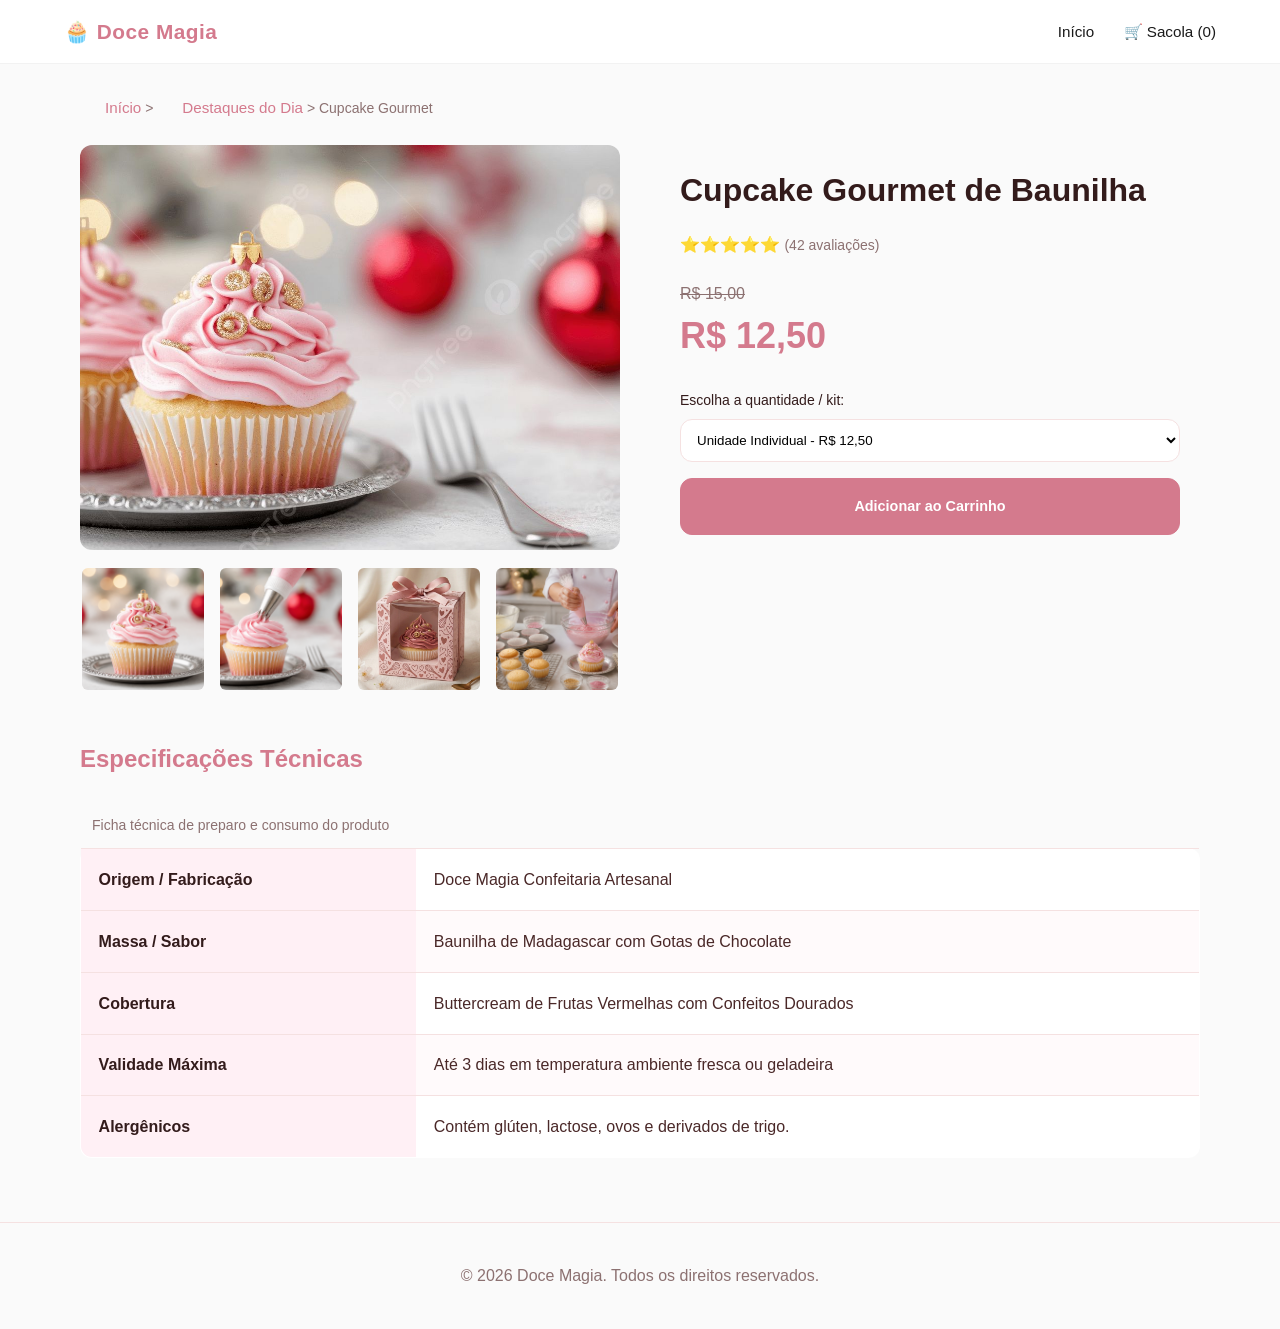
<file: encomenda-cupcake.html>
<!DOCTYPE html>
<html lang="pt-BR"> 
<head>
    <meta charset="UTF-8" />
    <meta name="viewport" content="width=device-width, initial-scale=1.0" />
    <title>Cupcake Gourmet de Baunilha | Doce Magia</title>
    <link rel="stylesheet" href="style.css" />
</head>
<body>

    <!-- CABEÇALHO SEMÂNTICO -->
    <header class="main-header">
      <div class="container header-flex">
        <div class="logo">🧁 Doce Magia</div>
        <nav>
          <a href="index.html">Início</a>
          <a href="carrinho.html">🛒 Sacola (0)</a>
        </nav>
      </div>
    </header>

    <main class="container" style="max-width: 1200px; margin: 2rem auto; padding: 0 1rem;">
        
        <!-- NAVEGAÇÃO -->
        <nav class="breadcrumb" style="margin-bottom: 1.5rem; color: #8c7171; font-size: 0.875rem;">
            <a href="index.html" style="color: #d47a8d; text-decoration: none;">Início</a> &gt; 
            <a href="index.html#vitrine" style="color: #d47a8d; text-decoration: none;">Destaques do Dia</a> &gt; 
            Cupcake Gourmet
        </nav>

        <!-- REQUISITO 1: LAYOUT DE DUAS COLUNAS (GRID/FLEX) -->
        <div class="product-layout" style="display: grid; grid-template-columns: repeat(auto-fit, minmax(350px, 1fr)); gap: 2.5rem; margin-bottom: 3rem;">
            
            <!-- COLUNA DA ESQUERDA: GALERIA DE IMAGENS -->
            <div class="gallery-container" style="display: flex; flex-direction: column; gap: 1rem;">
                <!-- Foto principal com aspect-ratio e object-fit exigidos -->
                <img src="Cupcake.jpg" alt="Cupcake gourmet de baunilha com cobertura rosa delicada" class="main-image" style="width: 100%; aspect-ratio: 4 / 3; object-fit: cover; border-radius: 12px;" />
                
                <!-- Miniaturas (Thumbnails) com efeito hover gerenciado pelo CSS -->
                <div class="thumbnails" style="display: grid; grid-template-columns: repeat(4, 1fr); gap: 0.75rem;">
                    <img src="cupcake_frontal.jpg" alt="Vista frontal do Cupcake" />
                    <img src="cobertura_cupcake.jpg" alt="Detalhe da cobertura rosa" />
                    <img src="embalagen_cupcake.jpg" alt="Caixa para presente Doce Magia" />
                    <img src="fazendo_cupcake.jpg" alt="Mesa de doces com cupcakes" />
                </div>
            </div>

            <!-- COLUNA DA DIREITA: INFORMAÇÕES DE COMPRA -->
            <div class="product-info" style="display: flex; flex-direction: column; gap: 1rem;">
                <h1 style="font-size: 2rem; color: #331b1b;">Cupcake Gourmet de Baunilha</h1>
                
                <!-- Avaliação em estrelas -->
                <div class="rating" style="color: #f59e0b;">⭐⭐⭐⭐⭐ <span style="color: #8c7171; font-size: 0.875rem;">(42 avaliações)</span></div>
                
                <!-- Preço antigo e atual -->
                <div class="price-box" style="margin: 0.5rem 0;">
                    <span class="old-price" style="color: #8c7171; text-decoration: line-through; font-size: 1rem;">R$ 15,00</span>
                    <div class="current-price" style="color: #d47a8d; font-size: 2.25rem; font-weight: 700;">R$ 12,50</div>
                </div>

                <!-- Seletor de opções usando <select> -->
                <div class="options-group" style="display: flex; flex-direction: column; gap: 0.5rem;">
                    <label for="size-select" style="font-size: 0.875rem; font-weight: 500; color: #331b1b;">Escolha a quantidade / kit:</label>
                    <select id="size-select" class="options-select" style="width: 100%; padding: 0.75rem; border: 1px solid #f5e1e1; border-radius: 12px; background-color: #fff;">
                        <option value="p">Unidade Individual - R$ 12,50</option>
                        <option value="m">Caixa com 6 unidades - R$ 70,00</option>
                        <option value="g">Caixa Festas com 12 unidades - R$ 135,00</option>
                    </select>
                </div>

                <!-- LINK OBRIGATÓRIO DIRECIONANDO PARA O CARRINHO -->
                <a href="carrinho.html" class="btn-buy" style="display: inline-block; text-align: center; background-color: #d47a8d; color: white; padding: 1rem 2rem; border-radius: 12px; text-decoration: none; font-weight: 600;">Adicionar ao Carrinho</a>
            </div>

        </div>

        <!-- REQUISITO 2: TABELA DE ESPECIFICAÇÕES TÉCNICAS REQUISITADA -->
        <h2 style="font-size: 1.5rem; margin-bottom: 1rem; color: #d47a8d;">Especificações Técnicas</h2>
        <table style="width: 100%; border-collapse: collapse; background-color: #fff; border-radius: 12px; overflow: hidden; border: 1px solid #f5e1e1;">
            <caption style="padding: 0.75rem; font-size: 0.875rem; color: #8c7171; text-align: left;">Ficha técnica de preparo e consumo do produto</caption>
            <tbody>
                <tr>
                    <th scope="row">Origem / Fabricação</th>
                    <td>Doce Magia Confeitaria Artesanal</td>
                </tr>
                <tr>
                    <th scope="row">Massa / Sabor</th>
                    <td>Baunilha de Madagascar com Gotas de Chocolate</td>
                </tr>
                <tr>
                    <th scope="row">Cobertura</th>
                    <td>Buttercream de Frutas Vermelhas com Confeitos Dourados</td>
                </tr>
                <tr>
                    <th scope="row">Validade Máxima</th>
                    <td>Até 3 dias em temperatura ambiente fresca ou geladeira</td>
                </tr>
                <tr>
                    <th scope="row">Alergênicos</th>
                    <td>Contém glúten, lactose, ovos e derivados de trigo.</td>
                </tr>
            </tbody>
        </table>

    </main>

    <footer style="text-align: center; padding: 2.5rem; margin-top: 4rem; border-top: 1px solid #f5e1e1; color: #8c7171;">
        <p>&copy; 2026 Doce Magia. Todos os direitos reservados.</p>
    </footer>

</body>
</html>
</file>
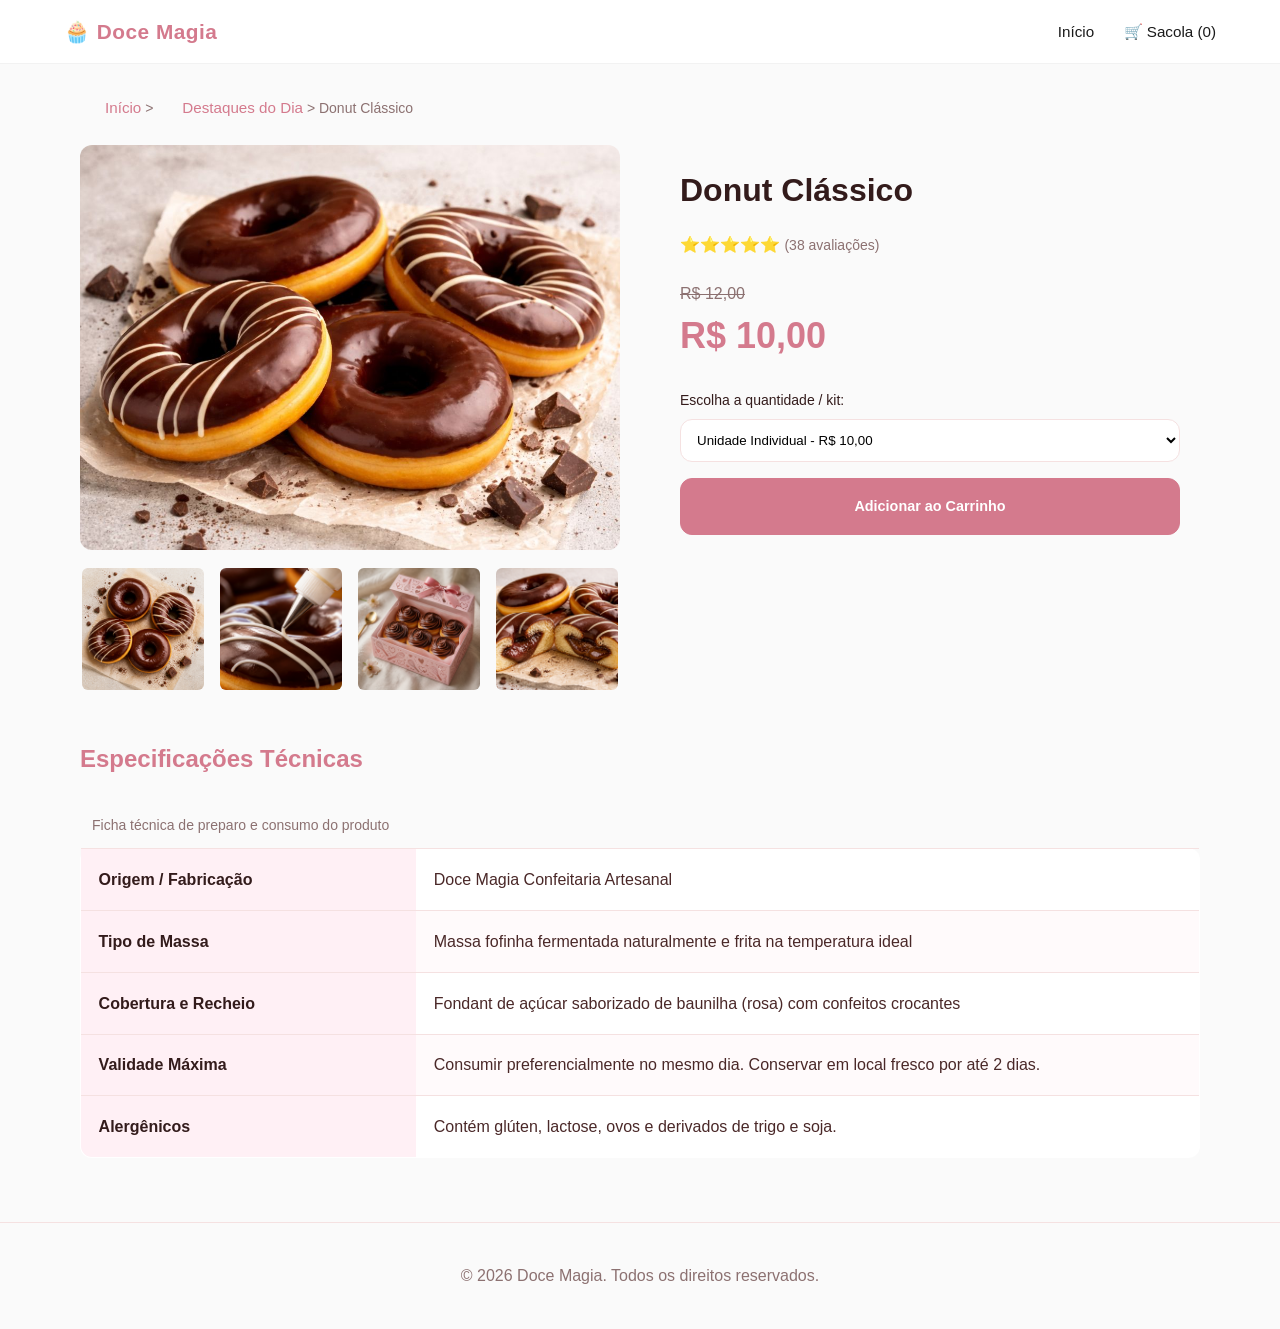
<file: encomenda-donut.html>
<!DOCTYPE html>
<html lang="pt-BR">
<head>
    <meta charset="UTF-8" />
    <meta name="viewport" content="width=device-width, initial-scale=1.0" />
    <title>Donut Clássico | Doce Magia</title>
    <link rel="stylesheet" href="style.css" />
</head>
<body>

    <!-- CABEÇALHO SEMÂNTICO -->
    <header class="main-header">
      <div class="container header-flex">
        <div class="logo">🧁 Doce Magia</div>
        <nav>
          <a href="index.html">Início</a>
          <a href="carrinho.html">🛒 Sacola (0)</a>
        </nav>
      </div>
    </header>

    <main class="container" style="max-width: 1200px; margin: 2rem auto; padding: 0 1rem;">
        
        <!-- NAVEGAÇÃO -->
        <nav class="breadcrumb" style="margin-bottom: 1.5rem; color: #8c7171; font-size: 0.875rem;">
            <a href="index.html" style="color: #d47a8d; text-decoration: none;">Início</a> &gt; 
            <a href="index.html#vitrine" style="color: #d47a8d; text-decoration: none;">Destaques do Dia</a> &gt; 
            Donut Clássico
        </nav>

        <!-- REQUISITO 1: LAYOUT DE DUAS COLUNAS (GRID/FLEX) -->
        <div class="product-layout" style="display: grid; grid-template-columns: repeat(auto-fit, minmax(350px, 1fr)); gap: 2.5rem; margin-bottom: 3rem;">
            
            <!-- COLUNA DA ESQUERDA: GALERIA DE IMAGENS -->
            <div class="gallery-container" style="display: flex; flex-direction: column; gap: 1rem;">
                <!-- Foto principal (donut.jpg) -->
                <img src="donut.jpg" alt="Donut artesanal com cobertura de glacê rosa e confeitos coloridos de festa" class="main-image" style="width: 100%; aspect-ratio: 4 / 3; object-fit: cover; border-radius: 12px;" />
                
                <!-- Miniaturas (Thumbnails) com efeito hover gerenciado pelo CSS -->
                <div class="thumbnails" style="display: grid; grid-template-columns: repeat(4, 1fr); gap: 0.75rem;">
                    <img src="donut_cima.jpg" alt="Vista superior do Donut Clássico" />
                    <img src="glace_donut.jpg" alt="Detalhe do glacê artesanal" />
                    <img src="caixa_donut.png" alt="Caixa de doces Doce Magia" />
                    <img src="recheio_donut.jpg" alt="Mesa de festa com donuts" />
                </div>
            </div>

            <!-- COLUNA DA DIREITA: INFORMAÇÕES DE COMPRA -->
            <div class="product-info" style="display: flex; flex-direction: column; gap: 1rem;">
                <h1 style="font-size: 2rem; color: #331b1b;">Donut Clássico</h1>
                
                <!-- Avaliação em estrelas -->
                <div class="rating" style="color: #f59e0b;">⭐⭐⭐⭐⭐ <span style="color: #8c7171; font-size: 0.875rem;">(38 avaliações)</span></div>
                
                <!-- Preço antigo e atual -->
                <div class="price-box" style="margin: 0.5rem 0;">
                    <span class="old-price" style="color: #8c7171; text-decoration: line-through; font-size: 1rem;">R$ 12,00</span>
                    <div class="current-price" style="color: #d47a8d; font-size: 2.25rem; font-weight: 700;">R$ 10,00</div>
                </div>

                <!-- Seletor de opções usando <select> -->
                <div class="options-group" style="display: flex; flex-direction: column; gap: 0.5rem;">
                    <label for="size-select" style="font-size: 0.875rem; font-weight: 500; color: #331b1b;">Escolha a quantidade / kit:</label>
                    <select id="size-select" class="options-select" style="width: 100%; padding: 0.75rem; border: 1px solid #f5e1e1; border-radius: 12px; background-color: #fff;">
                        <option value="p">Unidade Individual - R$ 10,00</option>
                        <option value="m">Combo Combo Fofo (4 unidades) - R$ 36,00</option>
                        <option value="g">Box Festa (8 unidades) - R$ 68,00</option>
                    </select>
                </div>

                <!-- LINK OBRIGATÓRIO DIRECIONANDO PARA O CARRINHO -->
                <a href="carrinho.html" class="btn-buy" style="display: inline-block; text-align: center; background-color: #d47a8d; color: white; padding: 1rem 2rem; border-radius: 12px; text-decoration: none; font-weight: 600;">Adicionar ao Carrinho</a>
            </div>

        </div>

        <!-- REQUISITO 2: TABELA DE ESPECIFICAÇÕES TÉCNICAS REQUISITADA -->
        <h2 style="font-size: 1.5rem; margin-bottom: 1rem; color: #d47a8d;">Especificações Técnicas</h2>
        <table style="width: 100%; border-collapse: collapse; background-color: #fff; border-radius: 12px; overflow: hidden; border: 1px solid #f5e1e1;">
            <caption style="padding: 0.75rem; font-size: 0.875rem; color: #8c7171; text-align: left;">Ficha técnica de preparo e consumo do produto</caption>
            <tbody>
                <tr>
                    <th scope="row">Origem / Fabricação</th>
                    <td>Doce Magia Confeitaria Artesanal</td>
                </tr>
                <tr>
                    <th scope="row">Tipo de Massa</th>
                    <td>Massa fofinha fermentada naturalmente e frita na temperatura ideal</td>
                </tr>
                <tr>
                    <th scope="row">Cobertura e Recheio</th>
                    <td>Fondant de açúcar saborizado de baunilha (rosa) com confeitos crocantes</td>
                </tr>
                <tr>
                    <th scope="row">Validade Máxima</th>
                    <td>Consumir preferencialmente no mesmo dia. Conservar em local fresco por até 2 dias.</td>
                </tr>
                <tr>
                    <th scope="row">Alergênicos</th>
                    <td>Contém glúten, lactose, ovos e derivados de trigo e soja.</td>
                </tr>
            </tbody>
        </table>

    </main>

    <footer style="text-align: center; padding: 2.5rem; margin-top: 4rem; border-top: 1px solid #f5e1e1; color: #8c7171;">
        <p>&copy; 2026 Doce Magia. Todos os direitos reservados.</p>
    </footer>

</body>
</html>
</file>
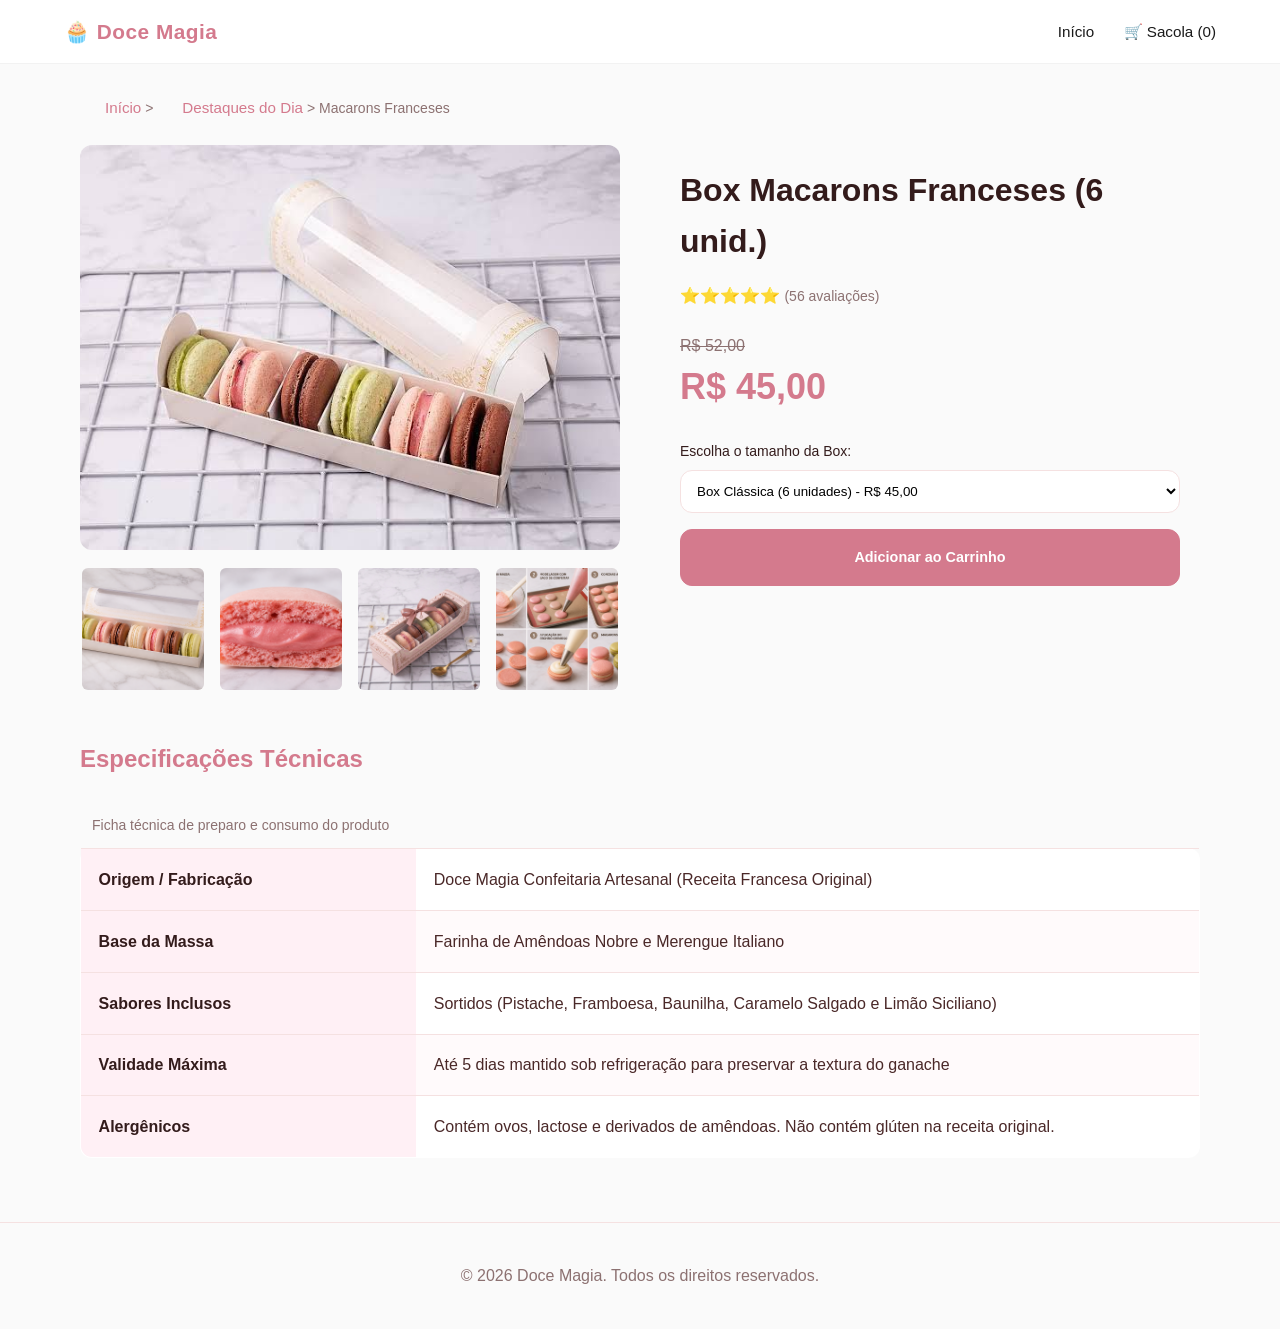
<file: encomenda-macarons.html>
<!DOCTYPE html>
<html lang="pt-BR">
<head>
    <meta charset="UTF-8" />
    <meta name="viewport" content="width=device-width, initial-scale=1.0" />
    <title>Box Macarons Franceses | Doce Magia</title>
    <link rel="stylesheet" href="style.css" />
</head>
<body>

    <!-- CABEÇALHO SEMÂNTICO -->
    <header class="main-header">
      <div class="container header-flex">
        <div class="logo">🧁 Doce Magia</div>
        <nav>
          <a href="index.html">Início</a>
          <a href="carrinho.html">🛒 Sacola (0)</a>
        </nav>
      </div>
    </header>

    <main class="container" style="max-width: 1200px; margin: 2rem auto; padding: 0 1rem;">
        
        <!-- NAVEGAÇÃO -->
        <nav class="breadcrumb" style="margin-bottom: 1.5rem; color: #8c7171; font-size: 0.875rem;">
            <a href="index.html" style="color: #d47a8d; text-decoration: none;">Início</a> &gt; 
            <a href="index.html#vitrine" style="color: #d47a8d; text-decoration: none;">Destaques do Dia</a> &gt; 
            Macarons Franceses
        </nav>

        <!-- REQUISITO 1: LAYOUT DE DUAS COLUNAS (GRID/FLEX) -->
        <div class="product-layout" style="display: grid; grid-template-columns: repeat(auto-fit, minmax(350px, 1fr)); gap: 2.5rem; margin-bottom: 3rem;">
            
            <!-- COLUNA DA ESQUERDA: GALERIA DE IMAGENS -->
            <div class="gallery-container" style="display: flex; flex-direction: column; gap: 1rem;">
                <!-- Foto principal com o nome do arquivo que está no seu cardápio (macarons.jpg) -->
                <img src="macarons.jpg" alt="Caixa com macarons franceses coloridos em tons pastel" class="main-image" style="width: 100%; aspect-ratio: 4 / 3; object-fit: cover; border-radius: 12px;" />
                
                <!-- Miniaturas (Thumbnails) com efeito hover gerenciado pelo CSS -->
                <div class="thumbnails" style="display: grid; grid-template-columns: repeat(4, 1fr); gap: 0.75rem;">
                    <img src="frontal_cupcake.jpg" alt="Vista da caixa de macarons aberta" />
                    <img src="recheio.jpg" alt="Detalhe do recheio cremoso" />
                    <img src="embalagnes_macarrons.jpg" alt="Embalagem fina Doce Magia" />
                    <img src="preparação.jpg" alt="Variedade de doces franceses" />
                </div>
            </div>

            <!-- COLUNA DA DIREITA: INFORMAÇÕES DE COMPRA -->
            <div class="product-info" style="display: flex; flex-direction: column; gap: 1rem;">
                <h1 style="font-size: 2rem; color: #331b1b;">Box Macarons Franceses (6 unid.)</h1>
                
                <!-- Avaliação em estrelas -->
                <div class="rating" style="color: #f59e0b;">⭐⭐⭐⭐⭐ <span style="color: #8c7171; font-size: 0.875rem;">(56 avaliações)</span></div>
                
                <!-- Preço antigo e atual -->
                <div class="price-box" style="margin: 0.5rem 0;">
                    <span class="old-price" style="color: #8c7171; text-decoration: line-through; font-size: 1rem;">R$ 52,00</span>
                    <div class="current-price" style="color: #d47a8d; font-size: 2.25rem; font-weight: 700;">R$ 45,00</div>
                </div>

                <!-- Seletor de opções usando <select> -->
                <div class="options-group" style="display: flex; flex-direction: column; gap: 0.5rem;">
                    <label for="size-select" style="font-size: 0.875rem; font-weight: 500; color: #331b1b;">Escolha o tamanho da Box:</label>
                    <select id="size-select" class="options-select" style="width: 100%; padding: 0.75rem; border: 1px solid #f5e1e1; border-radius: 12px; background-color: #fff;">
                        <option value="p">Box Clássica (6 unidades) - R$ 45,00</option>
                        <option value="m">Box Premium (12 unidades) - R$ 85,00</option>
                        <option value="g">Torre Festa (24 unidades) - R$ 160,00</option>
                    </select>
                </div>

                <!-- LINK OBRIGATÓRIO DIRECIONANDO PARA O CARRINHO -->
                <a href="carrinho.html" class="btn-buy" style="display: inline-block; text-align: center; background-color: #d47a8d; color: white; padding: 1rem 2rem; border-radius: 12px; text-decoration: none; font-weight: 600;">Adicionar ao Carrinho</a>
            </div>

        </div>

        <!-- REQUISITO 2: TABELA DE ESPECIFICAÇÕES TÉCNICAS REQUISITADA -->
        <h2 style="font-size: 1.5rem; margin-bottom: 1rem; color: #d47a8d;">Especificações Técnicas</h2>
        <table style="width: 100%; border-collapse: collapse; background-color: #fff; border-radius: 12px; overflow: hidden; border: 1px solid #f5e1e1;">
            <caption style="padding: 0.75rem; font-size: 0.875rem; color: #8c7171; text-align: left;">Ficha técnica de preparo e consumo do produto</caption>
            <tbody>
                <tr>
                    <th scope="row">Origem / Fabricação</th>
                    <td>Doce Magia Confeitaria Artesanal (Receita Francesa Original)</td>
                </tr>
                <tr>
                    <th scope="row">Base da Massa</th>
                    <td>Farinha de Amêndoas Nobre e Merengue Italiano</td>
                </tr>
                <tr>
                    <th scope="row">Sabores Inclusos</th>
                    <td>Sortidos (Pistache, Framboesa, Baunilha, Caramelo Salgado e Limão Siciliano)</td>
                </tr>
                <tr>
                    <th scope="row">Validade Máxima</th>
                    <td>Até 5 dias mantido sob refrigeração para preservar a textura do ganache</td>
                </tr>
                <tr>
                    <th scope="row">Alergênicos</th>
                    <td>Contém ovos, lactose e derivados de amêndoas. Não contém glúten na receita original.</td>
                </tr>
            </tbody>
        </table>

    </main>

    <footer style="text-align: center; padding: 2.5rem; margin-top: 4rem; border-top: 1px solid #f5e1e1; color: #8c7171;">
        <p>&copy; 2026 Doce Magia. Todos os direitos reservados.</p>
    </footer>

</body>
</html>
</file>
<file: style.css>
/*1. VARIÁVEIS, RESET E CONFIGURAÇÕES GERAIS (PADRÕES W3C)*/
:root {
  --primary: #d47a8d; /* COR ROSA DO LOGO*/
  --primary-light: #fbebee; /* FUNDO */
  --dark: #1a1a1a; /* CINZA PARA CONTRASTE */
  --muted: #666666;
  --bg-light: #fafafa; /* FUNDO DA PAGINA */
  --white: #ffffff;
  --font-main: 'Segoe UI', Roboto, Helvetica, Arial, sans-serif;
  --transition: all 0.4s cubic-bezier(0.25, 1, 0.5, 1);
}

* {
  margin: 0;
  padding: 0;
  box-sizing: border-box;
}

html {
  scroll-behavior: smooth;
}

body {
  font-family: var(--font-main);
  background-color: var(--bg-light);
  color: var(--dark);
  line-height: 1.6;
}

.container {
  width: 90%;
  max-width: 1200px;
  margin: 0 auto;
  padding: 60px 0;
}

img {
  display: block;
  max-width: 100%;
  height: auto;
}

/* TITULOS DAS SESSÕES */
.section-title {
  text-align: center;
  font-size: 1.8rem;
  font-weight: 300;
  letter-spacing: 2px;
  text-transform: uppercase;
  margin-bottom: 40px;
}

.section-title::after {
  content: '';
  display: block;
  width: 50px;
  height: 1px;
  background-color: var(--primary);
  margin: 12px auto 0;
}

/*2. REQUISITO 1: IDENTIDADE VISUAL NO CABEÇALHO (HEADER)*/
.main-header {
  background-color: rgba(255, 255, 255, 0.95);
  backdrop-filter: blur(10px);
  border-bottom: 1px solid rgba(0, 0, 0, 0.05);
  position: sticky;
  top: 0;
  z-index: 1000;
}

.header-flex {
  display: flex;
  justify-content: space-between;
  align-items: center;
  padding: 15px 0;
}

.logo {
  font-size: 1.3rem;
  font-weight: 600;
  color: var(--primary);
  letter-spacing: 0.5px;
}

nav a {
  color: var(--dark);
  text-decoration: none;
  font-size: 0.95rem;
  font-weight: 500;
  margin-left: 25px;
  transition: var(--transition);
}

nav a:hover {
  color: var(--primary);
}

/* 3. REQUISITO 2: BANNER PRINCIPAL RESPONSIVO (HERO)*/
.hero {
  position: relative;
  width: 100%;
  height: 450px;
  overflow: hidden;
  background-color: #000;
}

.hero picture img {
  width: 100%;
  height: 450px;
  object-fit: cover;
  opacity: 0.7; /* ESCURECE PARA DESTACAR O TEXTO */
}

.hero-text {
  position: absolute;
  top: 50%;
  left: 50%;
  transform: translate(-50%, -50%);
  text-align: center;
  color: var(--white);
  width: 85%;
  z-index: 2;
}

.hero-text h2 {
  font-size: 2.8rem;
  font-weight: 300;
  letter-spacing: 2px;
  margin-bottom: 15px;
  text-shadow: 0 2px 10px rgba(0, 0, 0, 0.4);
}

.hero-text p {
  font-size: 1.15rem;
  font-weight: 300;
  letter-spacing: 0.5px;
  text-shadow: 0 2px 8px rgba(0, 0, 0, 0.4);
}

/*4. REQUISITO 3: CATEGORIAS COM IMAGENS CIRCULARES (HOVER EXTRA)*/
.categories-flex {
  display: flex;
  justify-content: center;
  flex-wrap: wrap;
  gap: 50px; /* AUMENTADO: Afasta os círculos lateralmente e verticalmente */
  padding: 20px 0;
}

.category-item {
  display: flex;
  flex-direction: column;
  align-items: center;
  text-decoration: none;
  color: var(--dark);
  font-weight: bold;
}

.img-wrapper {
  position: relative; /* PERMITE Q O TEXTO FLUTE POR CIMA */
  width: 130px; /* TAMANHO */
  height: 130px;
  border-radius: 50%; /* VIRA CICULOS*/
  overflow: hidden; /* CORTA AS COISAS Q SAEM DE DENTRO DO CIRCULO */
  border: 3px solid transparent;
  box-shadow: 0 4px 15px rgba(0, 0, 0, 0.05);
  margin-bottom: 15px; /* AUMENTADO: SEPARA O CIRCULO DO TEXTO Q ESTA EM BAIXO */
  transition: border-color 0.3s ease;
}

.img-wrapper img {
  width: 100%;
  height: 100%;
  object-fit: cover;
  transition: transform 0.3s ease;
}

.category-item span {
  font-size: 0.95rem;
  font-weight: 500;
  letter-spacing: 0.5px;
  text-align: center;
  transition: var(--transition);
}

/* Efeito Hover das Categorias (QUANDO PASSA O MOUSE EM CIMA)*/
.category-item:hover .img-wrapper {
  border-color: #d4af37; /* BORDA */
}

.img-wrapper:hover img {
  transform: scale(1.1); /* AMPLIA A IMAGEM */
}

.category-item:hover span {
  color: var(--primary);
}

/* TEXTOS Q FICAM DENTRO DO CIRCULO (INICIALMENTE OCULTOS) */
.desc-hover {
  position: absolute;
  top: 0;
  left: 0;
  width: 100%;
  height: 100%;
  display: flex;
  flex-direction: column;
  justify-content: center;
  align-items: center;
  text-align: center;
  padding: 10px;
  box-sizing: border-box;
  opacity: 0; /* COMEÇA INVISIVEL */
  transition: opacity 0.3s ease;
}

.img-wrapper:hover .desc-hover {
  opacity: 1; /* REVELA OQ ESTA ESCRITO */
}

.desc-hover h4 {
  font-size: 0.75rem;
  text-transform: uppercase;
  margin-bottom: 2px;
  color: #ffffff;
}

.desc-hover p {
  font-size: 0.6rem;
  line-height: 1.2;
  color: #ffffff;
}

/* FFUNDO TRANPARENTE PARA CONTRASTAR COM O TEXTO DO CIRCULO */
.bg-fruits {
  background-color: rgba(230, 57, 70, 0.9);
}

.bg-viennoiserie {
  background-color: rgba(186, 137, 85, 0.95);
}

.bg-classicos {
  background-color: rgba(43, 45, 66, 0.9);
}

.bg-fleurs {
  background-color: rgba(255, 182, 193, 0.9);
}

.desc-hover.bg-fleurs h4,
.desc-hover.bg-fleurs p {
  color: #000000; /* LETRA PRETA NO FUNDO ROSA PRA DAR CONTRASTE */
}

/* 5. REQUISITO 4: VITRINE PADRONIZADA (PRODUTOS)*/
.products-grid {
  display: grid;
  grid-template-columns: repeat(auto-fill, minmax(280px, 1fr));
  gap: 35px;
}

.product-card {
  background-color: var(--white);
  border-radius: 8px;
  overflow: hidden;
  display: flex;
  flex-direction: column;
  box-shadow: 0 4px 15px rgba(0, 0, 0, 0.02);
  transition: var(--transition);
}

.product-card:hover {
  transform: translateY(-6px);
  box-shadow: 0 10px 25px rgba(0, 0, 0, 0.07);
}

.product-image {
  position: relative;
  width: 100%;
  aspect-ratio: 1 / 1; /* MANTÉM O QUADRADO PERFEITO */
  overflow: hidden;
  background-color: #f7f7f7;
}

.product-image img {
  width: 100%;
  height: 100%;
  object-fit: cover;
  transition: var(--transition);
}

.product-card:hover .product-image img {
  transform: scale(1.1);
}

/* TEXTOS E INFORMAÇÕES */
.product-info {
  padding: 20px;
  display: flex;
  flex-direction: column;
  flex-grow: 1;
}

/* CORRIGIDO PARA O PADRÃO W3C */
.product-info h3 {
  font-size: 1rem;
  font-weight: 500;
  line-height: 1.4;
  margin-bottom: 10px;
  height: 2.8em; /* DEIXA OS BOTÕES ALINHADOS EM 2 LINHAS (1.4 x 2) */
  overflow: hidden; /* CORTA O TEXTO QUE PASSAR DE 2 LINHAS */
}

.price {
  font-size: 1.15rem;
  font-weight: 600;
  color: var(--primary);
  margin-bottom: 15px;
  margin-top: auto; /* EMPURRA O PREÇO E DESCRICAO PRA BAIXO */
}

/* AJUSTADO: Agora estiliza tags <a> para agirem como botões */
.btn-buy {
  display: inline-block; /* Permite usar paddings e larguras corretas */
  text-align: center; /* Centraliza o texto */
  text-decoration: none; /* Remove a linha sublinhada padrão de link */
  width: 100%;
  padding: 12px;
  background-color: var(--primary-light);
  color: var(--primary);
  border: 1px solid var(--primary);
  border-radius: 4px;
  font-size: 0.9rem;
  font-weight: 600;
  cursor: pointer;
  transition: var(--transition);
}

.btn-buy:hover {
  background-color: var(--primary);
  color: var(--white);
}

/* 6. REQUISITO 5: PRODUTO "ESGOTADO" (FILTROS CSS) */
.product-sold-out {
  box-shadow: none;
}

.product-sold-out .product-image img {
  filter: grayscale(100%);
  opacity: 0.7;
}

.product-sold-out:hover .product-image img {
  transform: none; /* TIRA O ZOOM DOS Q ESTÃO ESGOTADOS */
}

/* ETIQUETA FLUTUANTE (ESGOTADO)*/
.badge-sold {
  position: absolute;
  top: 15px;
  left: 15px;
  background-color: rgba(26, 26, 26, 0.85);
  color: var(--white);
  font-size: 0.75rem;
  font-weight: 700;
  letter-spacing: 1px;
  padding: 5px 12px;
  border-radius: 2px;
  z-index: 10;
}

/* AJUSTADO: Deixa a tag <a> clicável para a função "Avise-me" */
.btn-sold {
  display: inline-block;
  text-align: center;
  text-decoration: none;
  width: 100%;
  padding: 12px;
  background-color: #e5e5ea;
  color: #8e8e93;
  border: none;
  border-radius: 4px;
  font-size: 0.9rem;
  font-weight: 600;
  cursor: pointer; /* Cursor de clique ativo */
  transition: var(--transition);
}

.btn-sold:hover {
  background-color: #d1d1d6; /* Efeito hover cinza escuro sutil */
}

/* 7. REQUISITO 6: RODAPÉ E MEDIA QUERIES (RESPONSIVIDADE)*/
.main-footer {
  background-color: var(--white);
  border-top: 1px solid rgba(0, 0, 0, 0.05);
  color: var(--muted);
  font-size: 0.85rem;
}

.footer-flex {
  display: flex;
  justify-content: space-between;
  align-items: center;
  flex-wrap: wrap;
  gap: 15px;
  padding: 35px 0;
}

/* TELAS PRA TABLET*/
@media (max-width: 768px) {
  .header-flex,
  .footer-flex {
    flex-direction: column;
    text-align: center;
    gap: 15px;
  }

  nav {
    margin-top: 5px;
  }

  nav a {
    margin: 0 12px;
  }

  .hero {
    height: 350px;
  }

  .hero picture img {
    height: 350px;
  }

  .hero-text h2 {
    font-size: 1.9rem;
  }

  .hero-text p {
    font-size: 1rem;
  }

  .container {
    padding: 40px 0;
  }

  .categories-flex {
    gap: 40px; /* DEIXA SEPARADO CERTINHO NO TABLET TBM (SE AJUSTA) */
  }
}

/* TELAS DE CELULARES */
@media (max-width: 480px) {
  .img-wrapper {
    width: 115px;
    height: 115px;
  }

  .categories-flex {
    gap: 30px; /* AJUSTE PARA FUNCIONAR EM TELAS PEQUENAS*/
  }
}

/* PARTE AONDE VC CLICA PRA ENCOMENDAR */
.order-wrapper {
  max-width: 600px;
  margin: 0 auto;
  background: var(--white);
  padding: 40px;
  border-radius: 8px;
  box-shadow: 0 4px 25px rgba(0, 0, 0, 0.05);
}

.product-summary {
  text-align: center;
  margin-bottom: 30px;
  padding-bottom: 20px;
  border-bottom: 1px solid rgba(0, 0, 0, 0.05);
}

.product-summary h3 {
  color: var(--primary);
  font-size: 1.4rem;
  margin-bottom: 5px;
}

.form-group {
  margin-bottom: 20px;
}

.form-group label {
  display: block;
  font-size: 0.9rem;
  font-weight: 600;
  margin-bottom: 8px;
  text-align: left;
}

.form-group input,
.form-group textarea,
.form-group select {
  width: 100%;
  padding: 12px;
  border: 1px solid #ddd;
  border-radius: 4px;
  font-family: var(--font-main);
  font-size: 0.95rem;
  transition: var(--transition);
}

.form-group input:focus,
.form-group textarea:focus,
.form-group select:focus {
border-color: var(--primary);
outline: none;
box-shadow: 0 0 0 3px var(--primary-light);
}
.btn-submit {
margin-top: 10px;
}

.back-link {
display: block;
text-align: center;
margin-top: 20px;
color: var(--muted);
text-decoration: none;
font-size: 0.9rem;
transition: var(--transition);
}
.back-link:hover {
color: var(--primary);
}
.popup-aviso {
position: fixed;
bottom: -100px; /* ESCONDIDO*/
left: 50%;
transform: translateX(-50%);
background-color: #4CAF50; /* VERDE COM SUCESSO*/
color: white;
padding: 16px 24px;
border-radius: 8px;
box-shadow: 0px 4px 10px rgba(0, 0, 0, 0.2);
font-family: sans-serif;
font-weight: bold;
transition: bottom 0.4s ease-in-out; /* SOBRE E DESCE QUANDO VC CONFIRMA*/
z-index: 1000;
text-align: center;
white-space: nowrap;
}

/*MOSTRAR O POP-UP */
.popup-aviso.mostrar {
bottom: 20px; /* SOBE E DEPOS ABAIXA*/
}

/* PÁGINA DE DETALHES DO PRODUTO (REQUISITOS PARTE 2) */
.product-layout {
display: grid;
grid-template-columns: repeat(auto-fit, minmax(350px, 1fr));
gap: 2.5rem;
margin-bottom: 3rem;
}
.gallery-container {
display: flex;
flex-direction: column;
gap: 1rem;
}

.main-image {
width: 100%;
aspect-ratio: 4 / 3;
object-fit: cover;
border-radius: 12px;
}
.thumbnails {
display: grid;
grid-template-columns: repeat(4, 1fr);
gap: 0.75rem;
}

.thumbnails img {
width: 100%;
aspect-ratio: 1 / 1;
object-fit: cover;
border-radius: 8px;
cursor: pointer;
border: 2px solid transparent;
transition: border-color 0.2s, transform 0.2s;
}
.thumbnails img:hover {
border-color: #d946ef;
transform: scale(1.02);
}
/* ALINHAMENOT DAS COLUNAS NA DIREITA*/
.product-info {
display: flex;
flex-direction: column;
gap: 1rem;
}

/* 2. ESTILIZAÇÃO */
table {
width: 100%;
border-collapse: collapse;
background-color: #fff;
border-radius: 12px;
overflow: hidden;
border: 1px solid #f5e1e1;
margin: 1.5rem 0;
}
table th,
table td {
padding: 1.1rem;
text-align: left;
border-bottom: 1px solid #f5e1e1;
}

table th {
background-color: #fff0f5;
font-weight: 600;
width: 30%;
color: #331b1b;
}
table td {
color: #4a2828;
}
table tbody tr:nth-child(even) {
background-color: #fffafb;
}
/* CARRINHO */
@media (min-width: 900px) {
.cart-layout {
grid-template-columns: 2fr 1fr !important;
}
}
.btn-checkout:hover {
background-color: #b35d70; /* SACOLA */
}
</file>
